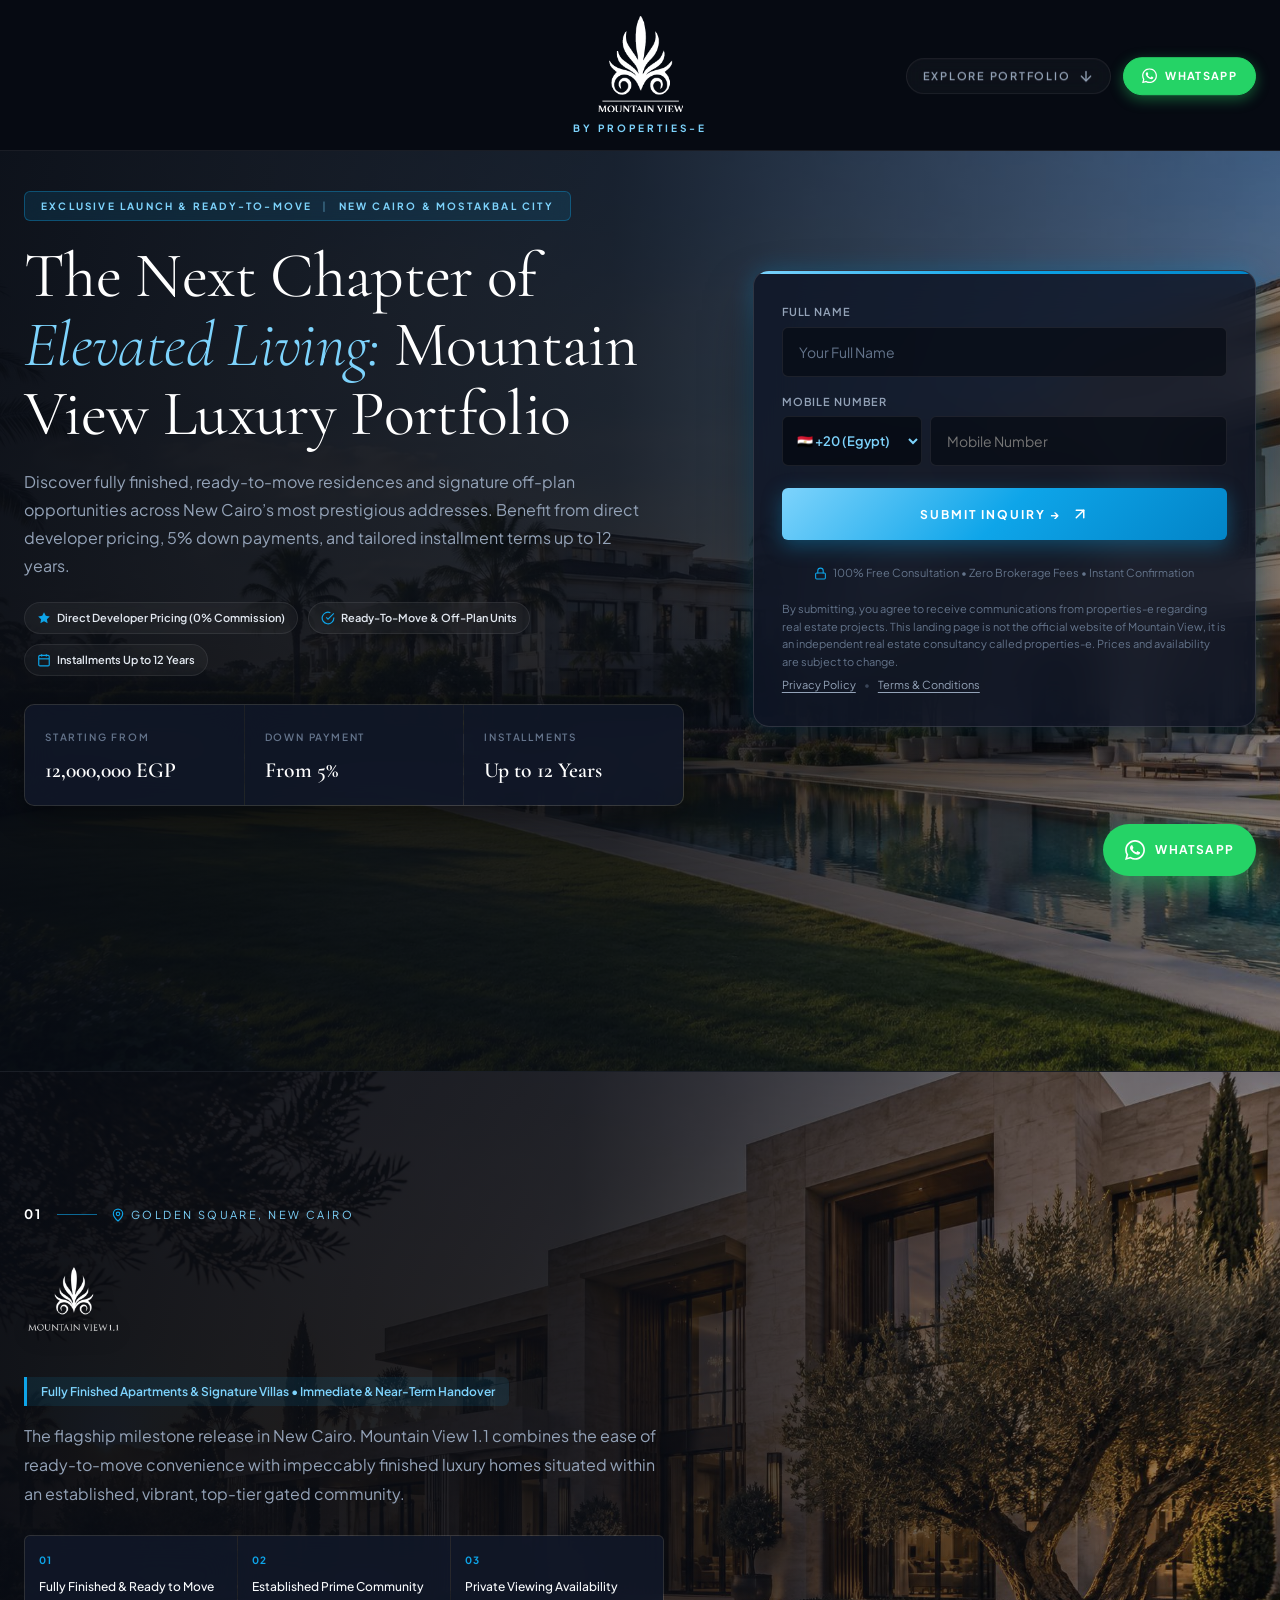
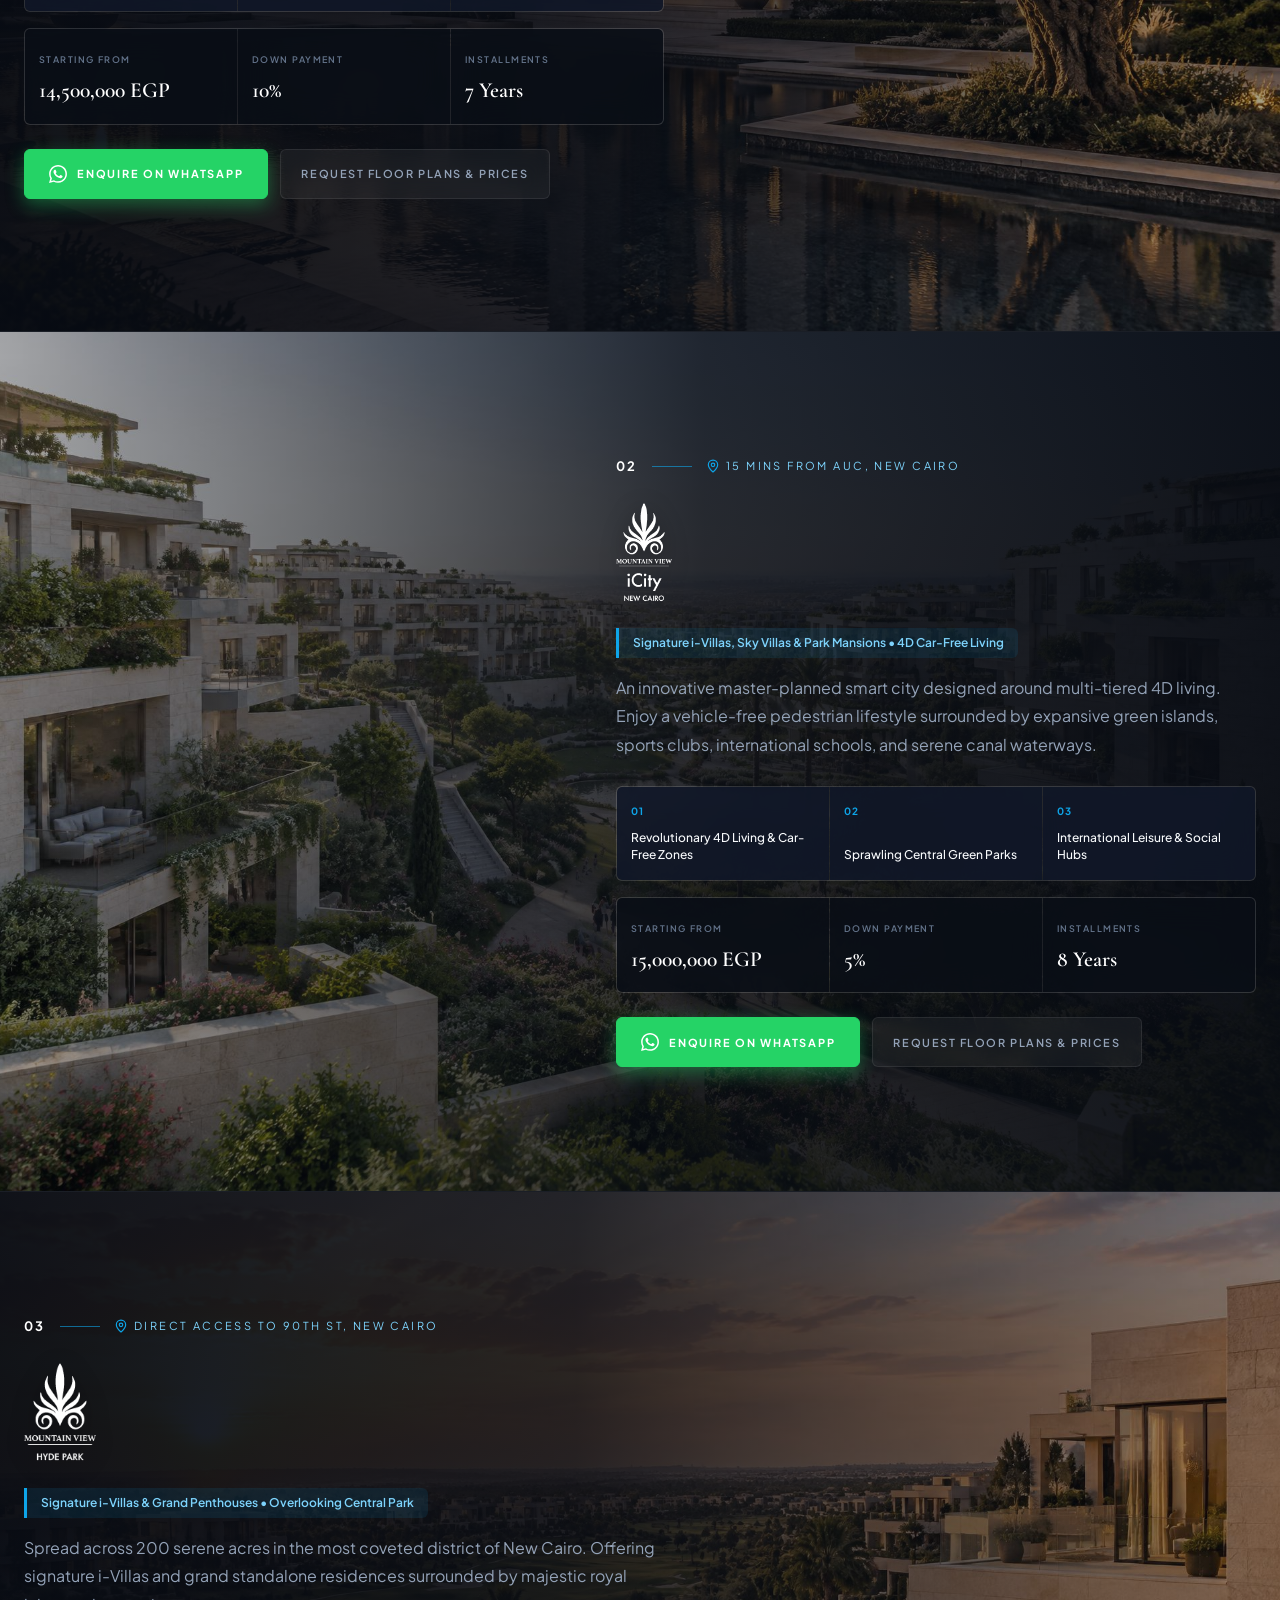
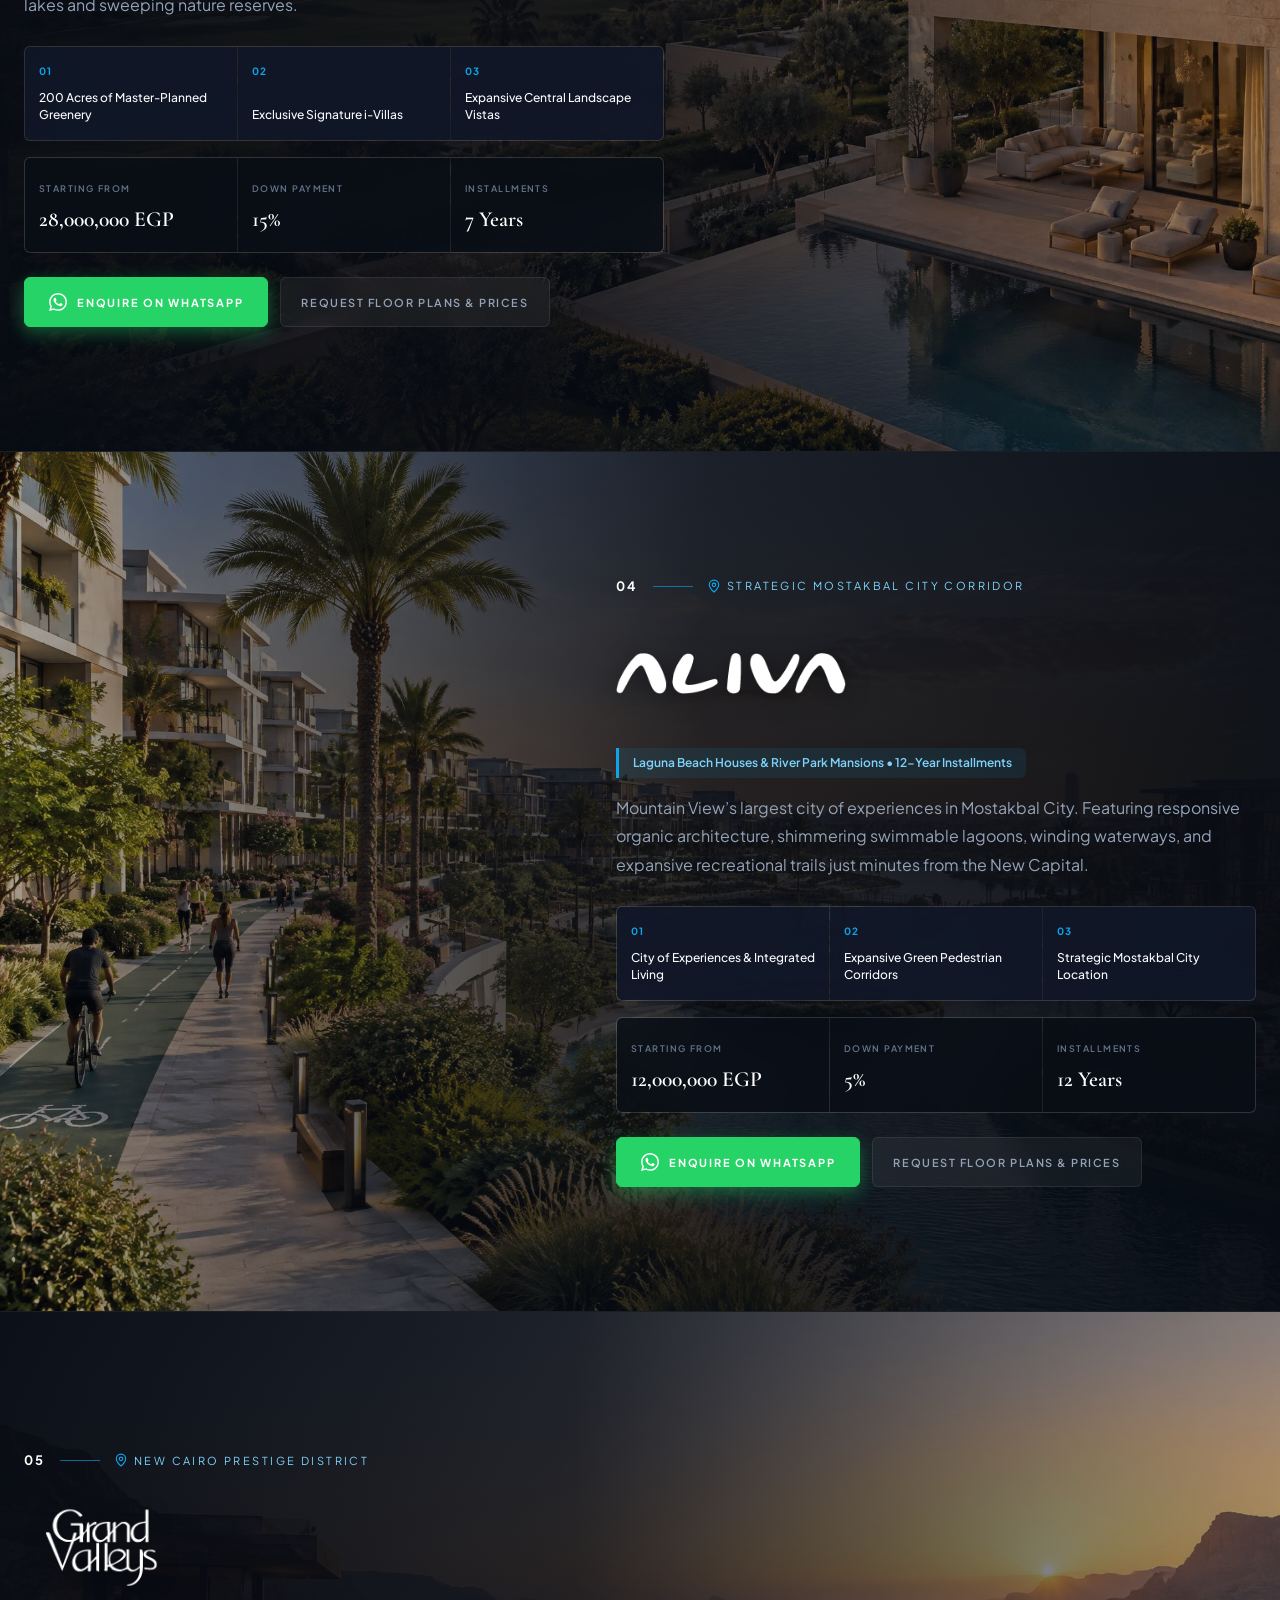
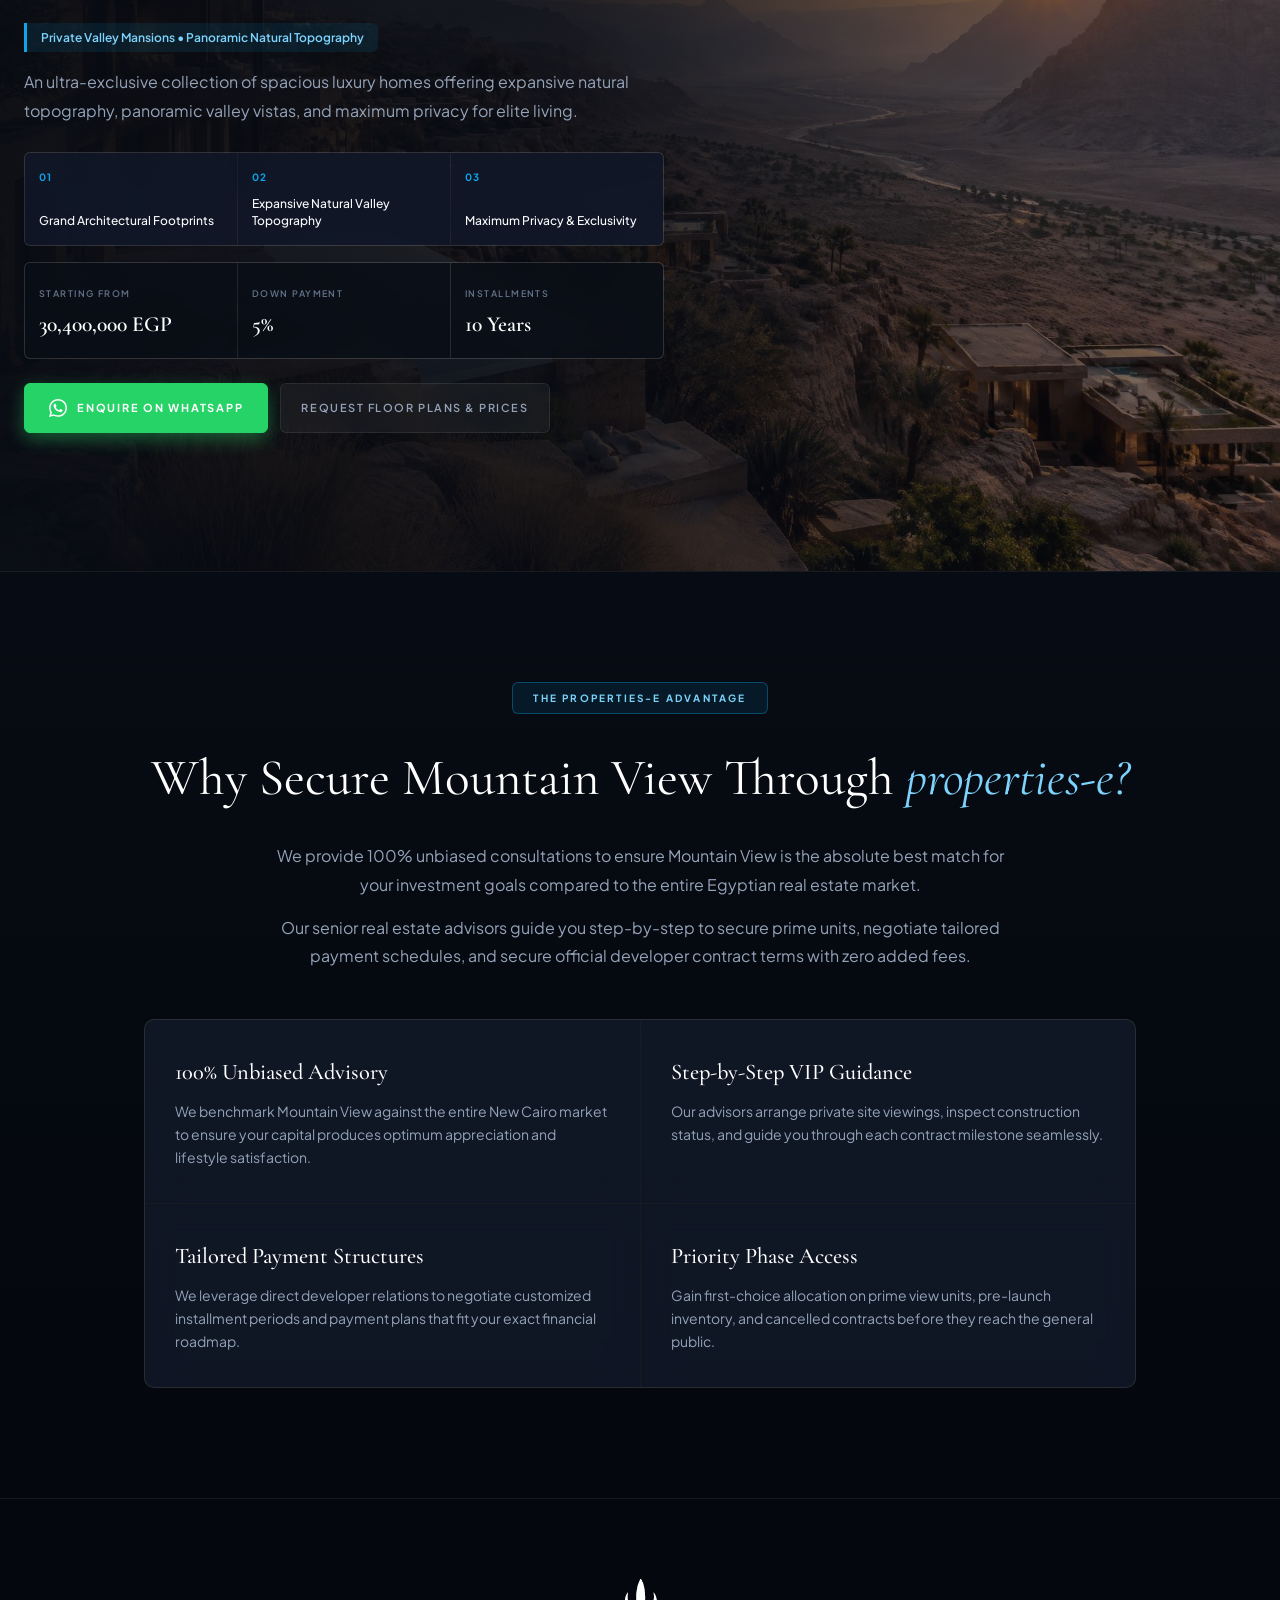
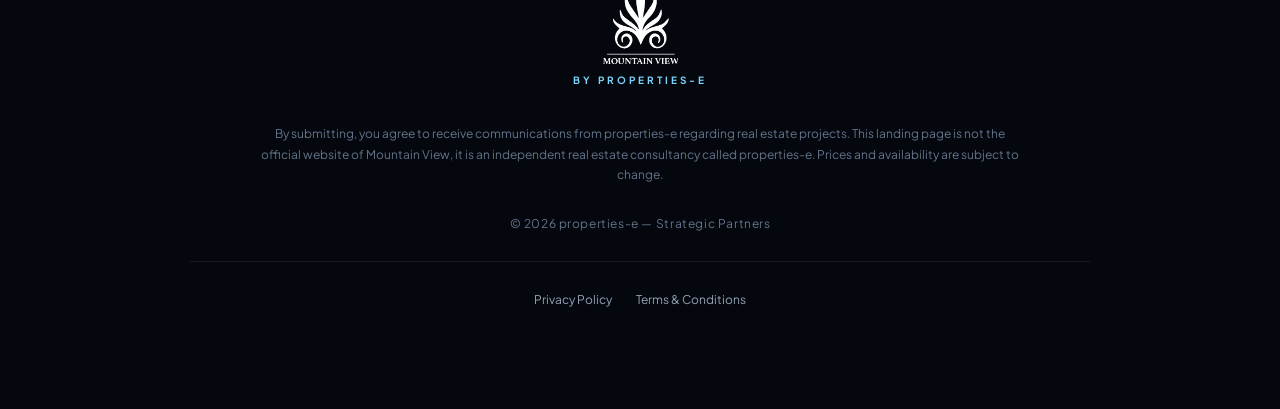
<file: index.html>
<!DOCTYPE html>
<html lang="en">
<head>
  <!-- Google tag (gtag.js) -->
  <script async src="https://www.googletagmanager.com/gtag/js?id=G-C8G81VEPNH"></script>
  <script>
    window.dataLayer = window.dataLayer || [];
    function gtag(){dataLayer.push(arguments);}
    gtag('js', new Date());

    gtag('config', 'G-C8G81VEPNH');
    gtag('config', 'AW-18462270869');
  </script>

  <!-- Event snippet for Mountain View conversion page -->
  <script>
  function gtag_report_conversion(url) {
    var callback = function () {
      if (typeof(url) != 'undefined' && url) {
        window.location = url;
      }
    };
    if (typeof gtag === 'function') {
      gtag('event', 'conversion', {
          'send_to': 'AW-18462270869/Ka2mCPrmtoIdEJXLv-NE',
          'value': 1.0,
          'currency': 'EGP',
          'event_callback': callback
      });
    } else {
      callback();
    }
    return false;
  }
  </script>

  <meta charset="utf-8" />
  <meta name="viewport" content="width=device-width, initial-scale=1.0" />
  <title>Mountain View Luxury Developments | properties-e</title>
  <meta name="description" content="Explore Mountain View 1.1, iCity, Hyde Park, ALIVA, and Grand Valleys luxury residences across New Cairo and Mostakbal City with properties-e. Direct developer allocations, flexible payment plans, and zero commission." />
  
  <!-- Open Graph / Meta -->
  <meta property="og:title" content="Mountain View Luxury Portfolio | properties-e" />
  <meta property="og:description" content="Unlock private access to Mountain View 1.1, iCity, Hyde Park, ALIVA & Grand Valleys. Direct developer pricing from 12M EGP with 5% down payment." />
  <meta property="og:type" content="website" />
  
  <!-- Favicon -->
  <link rel="icon" type="image/png" href="images/favicon.png" />
  
  <!-- Google Fonts: Cormorant Garamond, Plus Jakarta Sans -->
  <link rel="preconnect" href="https://fonts.googleapis.com" />
  <link rel="preconnect" href="https://fonts.gstatic.com" crossorigin />
  <link href="https://fonts.googleapis.com/css2?family=Cormorant+Garamond:ital,wght@0,400;0,500;0,600;1,400;1,500&family=Plus+Jakarta+Sans:wght@300;400;500;600;700&display=swap" rel="stylesheet" />
  
  <!-- Stylesheet -->
  <link rel="stylesheet" href="css/style.css" />
</head>
<body>

  <!-- Site Header -->
  <header class="site-header">
    <div class="header-container">
      <div class="brand-wrapper" aria-label="Mountain View by properties-e">
        <div class="master-logo">
          <img src="images/mountain-view-logo.png" alt="Mountain View" width="475" height="392" />
        </div>
        <div class="brand-subtext">By properties-e</div>
      </div>
      
      <div class="header-actions">
        <a href="#collection" class="explore-nav-btn">
          <span>Explore portfolio</span>
          <svg xmlns="http://www.w3.org/2000/svg" width="16" height="16" viewBox="0 0 24 24" fill="none" stroke="currentColor" stroke-width="2" stroke-linecap="round" stroke-linejoin="round">
            <path d="M12 5v14"></path>
            <path d="m19 12-7 7-7-7"></path>
          </svg>
        </a>
        <a href="https://wa.me/201033373331?text=Hello%20properties-e%2C%20I%20would%20like%20to%20inquire%20about%20Mountain%20View%20projects" target="_blank" rel="noreferrer" class="header-wa-btn">
          <svg style="width: 15px; height: 15px; fill: currentColor;" xmlns="http://www.w3.org/2000/svg" viewBox="0 0 24 24">
            <path d="M.057 24l1.687-6.163c-1.041-1.804-1.588-3.849-1.587-5.946.003-6.556 5.338-11.891 11.893-11.891 3.181.001 6.167 1.24 8.413 3.488 2.245 2.248 3.481 5.236 3.48 8.414-.003 6.557-5.338 11.892-11.893 11.892-1.99-.001-3.951-.5-5.688-1.448l-6.305 1.654zm6.597-3.807c1.676.995 3.276 1.591 5.392 1.592 5.448 0 9.886-4.434 9.889-9.885.002-5.462-4.415-9.89-9.881-9.892-5.452 0-9.887 4.434-9.889 9.884-.001 2.225.651 3.891 1.746 5.634l-.999 3.648 3.742-.981zm11.387-5.464c-.074-.124-.272-.198-.57-.347-.297-.149-1.758-.868-2.031-.967-.272-.099-.47-.149-.669.149-.198.297-.768.967-.941 1.165-.173.198-.347.223-.644.074-.297-.149-1.255-.462-2.39-1.475-.883-.788-1.48-1.761-1.653-2.059-.173-.297-.018-.458.13-.606.134-.133.297-.347.446-.521.151-.172.2-.296.3-.495.099-.198.05-.372-.025-.521-.075-.148-.669-1.611-.916-2.206-.242-.579-.487-.501-.669-.51l-.57-.01c-.198 0-.52.074-.792.372s-1.04 1.016-1.04 2.479 1.065 2.876 1.213 3.074c.149.198 2.095 3.2 5.076 4.487.709.306 1.263.489 1.694.626.712.226 1.36.194 1.872.118.571-.085 1.758-.719 2.006-1.413.248-.695.248-1.29.173-1.414z"/>
          </svg>
          <span>WhatsApp</span>
        </a>
      </div>
    </div>
  </header>

  <!-- Hero Section -->
  <main>
    <section class="hero-section">
      <div class="hero-backdrop">
        <img src="images/luxury-hero.jpg" alt="Luxury Mountain View villa and landscaped pool" width="1920" height="1088" />
      </div>
      <div class="hero-overlay"></div>
      
      <div class="hero-content">
        <div class="hero-grid">
          
          <!-- Hero Left Column -->
          <div class="hero-text-block fade-up">
            <div class="badge-exclusive">
              <span>Exclusive Launch &amp; Ready-To-Move</span>
              <span class="badge-divider">|</span>
              <span>New Cairo &amp; Mostakbal City</span>
            </div>
            
            <h1 class="hero-title">
              The Next Chapter of <i>Elevated Living:</i> Mountain View Luxury Portfolio
            </h1>
            
            <p class="hero-desc">
              Discover fully finished, ready-to-move residences and signature off-plan opportunities across New Cairo’s most prestigious addresses. Benefit from direct developer pricing, 5% down payments, and tailored installment terms up to 12 years.
            </p>

            <!-- Trust Chips -->
            <div class="trust-chips-row">
              <div class="trust-chip">
                <svg xmlns="http://www.w3.org/2000/svg" viewBox="0 0 24 24" fill="currentColor">
                  <path d="M12 2l3.09 6.26L22 9.27l-5 4.87 1.18 6.88L12 17.77l-6.18 3.25L7 14.14 2 9.27l6.91-1.01L12 2z"/>
                </svg>
                <span>Direct Developer Pricing (0% Commission)</span>
              </div>
              <div class="trust-chip">
                <svg xmlns="http://www.w3.org/2000/svg" viewBox="0 0 24 24" fill="none" stroke="currentColor" stroke-width="2">
                  <path d="M22 11.08V12a10 10 0 1 1-5.93-9.14"></path>
                  <polyline points="22 4 12 14.01 9 11.01"></polyline>
                </svg>
                <span>Ready-To-Move &amp; Off-Plan Units</span>
              </div>
              <div class="trust-chip">
                <svg xmlns="http://www.w3.org/2000/svg" viewBox="0 0 24 24" fill="none" stroke="currentColor" stroke-width="2">
                  <rect x="3" y="4" width="18" height="18" rx="2" ry="2"></rect>
                  <line x1="16" y1="2" x2="16" y2="6"></line>
                  <line x1="8" y1="2" x2="8" y2="6"></line>
                  <line x1="3" y1="10" x2="21" y2="10"></line>
                </svg>
                <span>Installments Up to 12 Years</span>
              </div>
            </div>
            
            <!-- Quick Stats -->
            <div class="hero-stats">
              <div class="stat-item">
                <span class="stat-label">Starting from</span>
                <p class="stat-value">12,000,000 EGP</p>
              </div>
              <div class="stat-item">
                <span class="stat-label">Down payment</span>
                <p class="stat-value">From 5%</p>
              </div>
              <div class="stat-item">
                <span class="stat-label">Installments</span>
                <p class="stat-value">Up to 12 Years</p>
              </div>
            </div>
          </div>
          
          <!-- Streamlined Lead Generation Form (Name & Mobile Only, Country Code Selectable) -->
          <div class="hero-form-wrapper fade-up">
            <div class="lead-card">

              <!-- In-form Success State (Shown upon submission) -->
              <div id="form-success-box" class="form-success-container">
                <div class="form-success-icon">
                  <svg xmlns="http://www.w3.org/2000/svg" width="24" height="24" viewBox="0 0 24 24" fill="none" stroke="currentColor" stroke-width="2.5" stroke-linecap="round" stroke-linejoin="round">
                    <polyline points="20 6 9 17 4 12"></polyline>
                  </svg>
                </div>
                <h3 class="form-success-title">Thank You, <span class="client-name">Valued Client</span>!</h3>
                <p class="form-success-text">Your inquiry has been received. Our senior property advisor will reach out to you shortly with full brochures and pricing.</p>
                <a href="https://wa.me/201033373331?text=Hello%20properties-e%2C%20I%20just%20submitted%20my%20inquiry%20and%20would%20like%20to%20connect%20immediately" target="_blank" rel="noreferrer" class="form-success-wa">
                  <span>Chat on WhatsApp Now &rarr;</span>
                </a>
              </div>
              
              <!-- Lead Form Connected to Zapier -->
              <form id="lead-form" class="lead-form" novalidate>
                <div class="form-group">
                  <label class="form-label" for="fullName">Full Name</label>
                  <div class="input-wrapper">
                    <input 
                      type="text" 
                      id="fullName" 
                      name="fullName" 
                      class="form-input" 
                      placeholder="Your Full Name" 
                      required 
                      minlength="2" 
                      autocomplete="name" 
                    />
                  </div>
                </div>
                
                <div class="form-group">
                  <label class="form-label" for="phoneNumber">Mobile Number</label>
                  <div class="phone-input-row">
                    <select id="countryCode" name="countryCode" class="country-select" aria-label="Country Code">
                      <option value="+20" selected>🇪🇬 +20 (Egypt)</option>
                      <option value="+966">🇸🇦 +966 (KSA)</option>
                      <option value="+971">🇦🇪 +971 (UAE)</option>
                      <option value="+965">🇰🇼 +965 (Kuwait)</option>
                      <option value="+974">🇶🇦 +974 (Qatar)</option>
                      <option value="+973">🇧🇭 +973 (Bahrain)</option>
                      <option value="+968">🇴🇲 +968 (Oman)</option>
                      <option value="+962">🇯🇴 +962 (Jordan)</option>
                      <option value="+961">🇱🇧 +961 (Lebanon)</option>
                      <option value="+964">🇮🇶 +964 (Iraq)</option>
                      <option value="+218">🇱🇾 +218 (Libya)</option>
                      <option value="+249">🇸🇩 +249 (Sudan)</option>
                      <option value="+212">🇲🇦 +212 (Morocco)</option>
                      <option value="+216">🇹🇳 +216 (Tunisia)</option>
                      <option value="+213">🇩🇿 +213 (Algeria)</option>
                      <option value="+1">🇺🇸 +1 (US/CA)</option>
                      <option value="+44">🇬🇧 +44 (UK)</option>
                      <option value="+49">🇩🇪 +49 (Germany)</option>
                      <option value="+33">🇫🇷 +33 (France)</option>
                      <option value="+39">🇮🇹 +39 (Italy)</option>
                      <option value="+90">🇹🇷 +90 (Turkey)</option>
                    </select>
                    <input 
                      type="tel" 
                      id="phoneNumber" 
                      name="phoneNumber" 
                      class="phone-number-input" 
                      placeholder="Mobile Number" 
                      required 
                      minlength="7" 
                      inputmode="tel" 
                      autocomplete="tel" 
                    />
                  </div>
                </div>
                
                <button type="submit" class="btn-submit">
                  <span class="btn-text">Submit Inquiry &rarr;</span>
                  <svg class="btn-icon" xmlns="http://www.w3.org/2000/svg" viewBox="0 0 24 24" fill="none" stroke="currentColor" stroke-width="2" stroke-linecap="round" stroke-linejoin="round">
                    <path d="M7 7h10v10"></path>
                    <path d="M7 17 17 7"></path>
                  </svg>
                  <div class="spinner"></div>
                </button>

                <div class="submit-guarantee">
                  <svg xmlns="http://www.w3.org/2000/svg" viewBox="0 0 24 24" fill="none" stroke="currentColor" stroke-width="2" stroke-linecap="round" stroke-linejoin="round">
                    <rect x="3" y="11" width="18" height="11" rx="2" ry="2"></rect>
                    <path d="M7 11V7a5 5 0 0 1 10 0v4"></path>
                  </svg>
                  <span>100% Free Consultation &bull; Zero Brokerage Fees &bull; Instant Confirmation</span>
                </div>
              </form>
              
              <!-- Mandatory Form Disclaimer -->
              <div class="form-disclaimer">
                By submitting, you agree to receive communications from properties-e regarding real estate projects. This landing page is not the official website of Mountain View, it is an independent real estate consultancy called properties-e. Prices and availability are subject to change.
                <div style="margin-top: 6px;">
                  <a href="privacy-policy.html">Privacy Policy</a>
                  <span style="margin: 0 6px; opacity: 0.5;">&bull;</span>
                  <a href="terms-conditions.html">Terms &amp; Conditions</a>
                </div>
              </div>
            </div>
          </div>
          
        </div>
      </div>
    </section>

    <!-- Collection Showcase -->
    <div id="collection">
      
      <!-- Project 01: Mountain View 1.1 -->
      <section class="collection-section">
        <div class="collection-backdrop">
          <img src="images/mountain-view-11.jpg" alt="Mountain View 1.1 luxury residences" loading="lazy" width="1920" height="1280" />
        </div>
        <div class="gradient-overlay-left"></div>
        
        <div class="collection-container">
          <div class="project-panel fade-up">
            <div class="project-meta-tag">
              <span class="project-number">01</span>
              <span class="project-line"></span>
              <span class="project-location">
                <svg class="location-icon" xmlns="http://www.w3.org/2000/svg" viewBox="0 0 24 24" fill="none" stroke="currentColor" stroke-width="2" stroke-linecap="round" stroke-linejoin="round">
                  <path d="M20 10c0 4.993-5.539 10.193-7.399 11.799a1 1 0 0 1-1.202 0C9.539 20.193 4 14.993 4 10a8 8 0 0 1 16 0"></path>
                  <circle cx="12" cy="10" r="3"></circle>
                </svg>
                Golden Square, New Cairo
              </span>
            </div>
            
            <div class="project-brand-logo">
              <img src="images/mountain-view-11-logo.png" alt="Mountain View 1.1 Logo" />
            </div>

            <div class="project-highlights-tag">
              Fully Finished Apartments &amp; Signature Villas &bull; Immediate &amp; Near-Term Handover
            </div>
            
            <p class="project-desc">
              The flagship milestone release in New Cairo. Mountain View 1.1 combines the ease of ready-to-move convenience with impeccably finished luxury homes situated within an established, vibrant, top-tier gated community.
            </p>
            
            <div class="features-grid">
              <div class="feature-pill">
                <span class="feature-num">01</span>
                <span class="feature-title">Fully Finished &amp; Ready to Move</span>
              </div>
              <div class="feature-pill">
                <span class="feature-num">02</span>
                <span class="feature-title">Established Prime Community</span>
              </div>
              <div class="feature-pill">
                <span class="feature-num">03</span>
                <span class="feature-title">Private Viewing Availability</span>
              </div>
            </div>
            
            <div class="pricing-grid">
              <div class="pricing-pill">
                <span class="pricing-label">Starting from</span>
                <p class="pricing-value">14,500,000 EGP</p>
              </div>
              <div class="pricing-pill">
                <span class="pricing-label">Down payment</span>
                <p class="pricing-value">10%</p>
              </div>
              <div class="pricing-pill">
                <span class="pricing-label">Installments</span>
                <p class="pricing-value">7 Years</p>
              </div>
            </div>
            
            <div class="project-cta-group">
              <a href="https://wa.me/201033373331?text=I%20am%20inquiring%20about%20Mountain%20View%201.1" target="_blank" rel="noreferrer" class="btn-whatsapp-project">
                <svg class="whatsapp-icon" xmlns="http://www.w3.org/2000/svg" viewBox="0 0 24 24">
                  <path d="M.057 24l1.687-6.163c-1.041-1.804-1.588-3.849-1.587-5.946.003-6.556 5.338-11.891 11.893-11.891 3.181.001 6.167 1.24 8.413 3.488 2.245 2.248 3.481 5.236 3.48 8.414-.003 6.557-5.338 11.892-11.893 11.892-1.99-.001-3.951-.5-5.688-1.448l-6.305 1.654zm6.597-3.807c1.676.995 3.276 1.591 5.392 1.592 5.448 0 9.886-4.434 9.889-9.885.002-5.462-4.415-9.89-9.881-9.892-5.452 0-9.887 4.434-9.889 9.884-.001 2.225.651 3.891 1.746 5.634l-.999 3.648 3.742-.981zm11.387-5.464c-.074-.124-.272-.198-.57-.347-.297-.149-1.758-.868-2.031-.967-.272-.099-.47-.149-.669.149-.198.297-.768.967-.941 1.165-.173.198-.347.223-.644.074-.297-.149-1.255-.462-2.39-1.475-.883-.788-1.48-1.761-1.653-2.059-.173-.297-.018-.458.13-.606.134-.133.297-.347.446-.521.151-.172.2-.296.3-.495.099-.198.05-.372-.025-.521-.075-.148-.669-1.611-.916-2.206-.242-.579-.487-.501-.669-.51l-.57-.01c-.198 0-.52.074-.792.372s-1.04 1.016-1.04 2.479 1.065 2.876 1.213 3.074c.149.198 2.095 3.2 5.076 4.487.709.306 1.263.489 1.694.626.712.226 1.36.194 1.872.118.571-.085 1.758-.719 2.006-1.413.248-.695.248-1.29.173-1.414z"/>
                </svg>
                <span>Enquire on WhatsApp</span>
              </a>
              <button type="button" class="btn-request-project trigger-project-form">
                <span>Request Floor Plans &amp; Prices</span>
              </button>
            </div>
          </div>
        </div>
      </section>

      <!-- Project 02: Mountain View iCity -->
      <section class="collection-section">
        <div class="collection-backdrop">
          <img src="images/icity.jpg" alt="Mountain View iCity luxury residences" loading="lazy" width="1920" height="1280" />
        </div>
        <div class="gradient-overlay-right"></div>
        
        <div class="collection-container align-right">
          <div class="project-panel fade-up">
            <div class="project-meta-tag">
              <span class="project-number">02</span>
              <span class="project-line"></span>
              <span class="project-location">
                <svg class="location-icon" xmlns="http://www.w3.org/2000/svg" viewBox="0 0 24 24" fill="none" stroke="currentColor" stroke-width="2" stroke-linecap="round" stroke-linejoin="round">
                  <path d="M20 10c0 4.993-5.539 10.193-7.399 11.799a1 1 0 0 1-1.202 0C9.539 20.193 4 14.993 4 10a8 8 0 0 1 16 0"></path>
                  <circle cx="12" cy="10" r="3"></circle>
                </svg>
                15 Mins from AUC, New Cairo
              </span>
            </div>
            
            <div class="project-brand-logo">
              <img src="images/icity-logo.png" alt="Mountain View iCity Logo" />
            </div>

            <div class="project-highlights-tag">
              Signature i-Villas, Sky Villas &amp; Park Mansions &bull; 4D Car-Free Living
            </div>
            
            <p class="project-desc">
              An innovative master-planned smart city designed around multi-tiered 4D living. Enjoy a vehicle-free pedestrian lifestyle surrounded by expansive green islands, sports clubs, international schools, and serene canal waterways.
            </p>
            
            <div class="features-grid">
              <div class="feature-pill">
                <span class="feature-num">01</span>
                <span class="feature-title">Revolutionary 4D Living &amp; Car-Free Zones</span>
              </div>
              <div class="feature-pill">
                <span class="feature-num">02</span>
                <span class="feature-title">Sprawling Central Green Parks</span>
              </div>
              <div class="feature-pill">
                <span class="feature-num">03</span>
                <span class="feature-title">International Leisure &amp; Social Hubs</span>
              </div>
            </div>
            
            <div class="pricing-grid">
              <div class="pricing-pill">
                <span class="pricing-label">Starting from</span>
                <p class="pricing-value">15,000,000 EGP</p>
              </div>
              <div class="pricing-pill">
                <span class="pricing-label">Down payment</span>
                <p class="pricing-value">5%</p>
              </div>
              <div class="pricing-pill">
                <span class="pricing-label">Installments</span>
                <p class="pricing-value">8 Years</p>
              </div>
            </div>
            
            <div class="project-cta-group">
              <a href="https://wa.me/201033373331?text=I%20am%20inquiring%20about%20Mountain%20View%20iCity" target="_blank" rel="noreferrer" class="btn-whatsapp-project">
                <svg class="whatsapp-icon" xmlns="http://www.w3.org/2000/svg" viewBox="0 0 24 24">
                  <path d="M.057 24l1.687-6.163c-1.041-1.804-1.588-3.849-1.587-5.946.003-6.556 5.338-11.891 11.893-11.891 3.181.001 6.167 1.24 8.413 3.488 2.245 2.248 3.481 5.236 3.48 8.414-.003 6.557-5.338 11.892-11.893 11.892-1.99-.001-3.951-.5-5.688-1.448l-6.305 1.654zm6.597-3.807c1.676.995 3.276 1.591 5.392 1.592 5.448 0 9.886-4.434 9.889-9.885.002-5.462-4.415-9.89-9.881-9.892-5.452 0-9.887 4.434-9.889 9.884-.001 2.225.651 3.891 1.746 5.634l-.999 3.648 3.742-.981zm11.387-5.464c-.074-.124-.272-.198-.57-.347-.297-.149-1.758-.868-2.031-.967-.272-.099-.47-.149-.669.149-.198.297-.768.967-.941 1.165-.173.198-.347.223-.644.074-.297-.149-1.255-.462-2.39-1.475-.883-.788-1.48-1.761-1.653-2.059-.173-.297-.018-.458.13-.606.134-.133.297-.347.446-.521.151-.172.2-.296.3-.495.099-.198.05-.372-.025-.521-.075-.148-.669-1.611-.916-2.206-.242-.579-.487-.501-.669-.51l-.57-.01c-.198 0-.52.074-.792.372s-1.04 1.016-1.04 2.479 1.065 2.876 1.213 3.074c.149.198 2.095 3.2 5.076 4.487.709.306 1.263.489 1.694.626.712.226 1.36.194 1.872.118.571-.085 1.758-.719 2.006-1.413.248-.695.248-1.29.173-1.414z"/>
                </svg>
                <span>Enquire on WhatsApp</span>
              </a>
              <button type="button" class="btn-request-project trigger-project-form">
                <span>Request Floor Plans &amp; Prices</span>
              </button>
            </div>
          </div>
        </div>
      </section>

      <!-- Project 03: Mountain View Hyde Park -->
      <section class="collection-section">
        <div class="collection-backdrop">
          <img src="images/hyde-park.jpg" alt="Mountain View Hyde Park residences" loading="lazy" width="1920" height="1280" />
        </div>
        <div class="gradient-overlay-left"></div>
        
        <div class="collection-container">
          <div class="project-panel fade-up">
            <div class="project-meta-tag">
              <span class="project-number">03</span>
              <span class="project-line"></span>
              <span class="project-location">
                <svg class="location-icon" xmlns="http://www.w3.org/2000/svg" viewBox="0 0 24 24" fill="none" stroke="currentColor" stroke-width="2" stroke-linecap="round" stroke-linejoin="round">
                  <path d="M20 10c0 4.993-5.539 10.193-7.399 11.799a1 1 0 0 1-1.202 0C9.539 20.193 4 14.993 4 10a8 8 0 0 1 16 0"></path>
                  <circle cx="12" cy="10" r="3"></circle>
                </svg>
                Direct Access to 90th St, New Cairo
              </span>
            </div>
            
            <div class="project-brand-logo">
              <img src="images/hyde-park-logo.png" alt="Mountain View Hyde Park Logo" />
            </div>

            <div class="project-highlights-tag">
              Signature i-Villas &amp; Grand Penthouses &bull; Overlooking Central Park
            </div>
            
            <p class="project-desc">
              Spread across 200 serene acres in the most coveted district of New Cairo. Offering signature i-Villas and grand standalone residences surrounded by majestic royal lakes and sweeping nature reserves.
            </p>
            
            <div class="features-grid">
              <div class="feature-pill">
                <span class="feature-num">01</span>
                <span class="feature-title">200 Acres of Master-Planned Greenery</span>
              </div>
              <div class="feature-pill">
                <span class="feature-num">02</span>
                <span class="feature-title">Exclusive Signature i-Villas</span>
              </div>
              <div class="feature-pill">
                <span class="feature-num">03</span>
                <span class="feature-title">Expansive Central Landscape Vistas</span>
              </div>
            </div>
            
            <div class="pricing-grid">
              <div class="pricing-pill">
                <span class="pricing-label">Starting from</span>
                <p class="pricing-value">28,000,000 EGP</p>
              </div>
              <div class="pricing-pill">
                <span class="pricing-label">Down payment</span>
                <p class="pricing-value">15%</p>
              </div>
              <div class="pricing-pill">
                <span class="pricing-label">Installments</span>
                <p class="pricing-value">7 Years</p>
              </div>
            </div>
            
            <div class="project-cta-group">
              <a href="https://wa.me/201033373331?text=I%20am%20inquiring%20about%20Mountain%20View%20Hyde%20Park" target="_blank" rel="noreferrer" class="btn-whatsapp-project">
                <svg class="whatsapp-icon" xmlns="http://www.w3.org/2000/svg" viewBox="0 0 24 24">
                  <path d="M.057 24l1.687-6.163c-1.041-1.804-1.588-3.849-1.587-5.946.003-6.556 5.338-11.891 11.893-11.891 3.181.001 6.167 1.24 8.413 3.488 2.245 2.248 3.481 5.236 3.48 8.414-.003 6.557-5.338 11.892-11.893 11.892-1.99-.001-3.951-.5-5.688-1.448l-6.305 1.654zm6.597-3.807c1.676.995 3.276 1.591 5.392 1.592 5.448 0 9.886-4.434 9.889-9.885.002-5.462-4.415-9.89-9.881-9.892-5.452 0-9.887 4.434-9.889 9.884-.001 2.225.651 3.891 1.746 5.634l-.999 3.648 3.742-.981zm11.387-5.464c-.074-.124-.272-.198-.57-.347-.297-.149-1.758-.868-2.031-.967-.272-.099-.47-.149-.669.149-.198.297-.768.967-.941 1.165-.173.198-.347.223-.644.074-.297-.149-1.255-.462-2.39-1.475-.883-.788-1.48-1.761-1.653-2.059-.173-.297-.018-.458.13-.606.134-.133.297-.347.446-.521.151-.172.2-.296.3-.495.099-.198.05-.372-.025-.521-.075-.148-.669-1.611-.916-2.206-.242-.579-.487-.501-.669-.51l-.57-.01c-.198 0-.52.074-.792.372s-1.04 1.016-1.04 2.479 1.065 2.876 1.213 3.074c.149.198 2.095 3.2 5.076 4.487.709.306 1.263.489 1.694.626.712.226 1.36.194 1.872.118.571-.085 1.758-.719 2.006-1.413.248-.695.248-1.29.173-1.414z"/>
                </svg>
                <span>Enquire on WhatsApp</span>
              </a>
              <button type="button" class="btn-request-project trigger-project-form">
                <span>Request Floor Plans &amp; Prices</span>
              </button>
            </div>
          </div>
        </div>
      </section>

      <!-- Project 04: ALIVA -->
      <section class="collection-section">
        <div class="collection-backdrop">
          <img src="images/aliva.jpg" alt="ALIVA Mostakbal City luxury residences" loading="lazy" width="1920" height="1280" />
        </div>
        <div class="gradient-overlay-right"></div>
        
        <div class="collection-container align-right">
          <div class="project-panel fade-up">
            <div class="project-meta-tag">
              <span class="project-number">04</span>
              <span class="project-line"></span>
              <span class="project-location">
                <svg class="location-icon" xmlns="http://www.w3.org/2000/svg" viewBox="0 0 24 24" fill="none" stroke="currentColor" stroke-width="2" stroke-linecap="round" stroke-linejoin="round">
                  <path d="M20 10c0 4.993-5.539 10.193-7.399 11.799a1 1 0 0 1-1.202 0C9.539 20.193 4 14.993 4 10a8 8 0 0 1 16 0"></path>
                  <circle cx="12" cy="10" r="3"></circle>
                </svg>
                Strategic Mostakbal City Corridor
              </span>
            </div>
            
            <div class="project-brand-logo">
              <img src="images/aliva-logo.png" alt="ALIVA Logo" />
            </div>

            <div class="project-highlights-tag">
              Laguna Beach Houses &amp; River Park Mansions &bull; 12-Year Installments
            </div>
            
            <p class="project-desc">
              Mountain View’s largest city of experiences in Mostakbal City. Featuring responsive organic architecture, shimmering swimmable lagoons, winding waterways, and expansive recreational trails just minutes from the New Capital.
            </p>
            
            <div class="features-grid">
              <div class="feature-pill">
                <span class="feature-num">01</span>
                <span class="feature-title">City of Experiences &amp; Integrated Living</span>
              </div>
              <div class="feature-pill">
                <span class="feature-num">02</span>
                <span class="feature-title">Expansive Green Pedestrian Corridors</span>
              </div>
              <div class="feature-pill">
                <span class="feature-num">03</span>
                <span class="feature-title">Strategic Mostakbal City Location</span>
              </div>
            </div>
            
            <div class="pricing-grid">
              <div class="pricing-pill">
                <span class="pricing-label">Starting from</span>
                <p class="pricing-value">12,000,000 EGP</p>
              </div>
              <div class="pricing-pill">
                <span class="pricing-label">Down payment</span>
                <p class="pricing-value">5%</p>
              </div>
              <div class="pricing-pill">
                <span class="pricing-label">Installments</span>
                <p class="pricing-value">12 Years</p>
              </div>
            </div>
            
            <div class="project-cta-group">
              <a href="https://wa.me/201033373331?text=I%20am%20inquiring%20about%20ALIVA" target="_blank" rel="noreferrer" class="btn-whatsapp-project">
                <svg class="whatsapp-icon" xmlns="http://www.w3.org/2000/svg" viewBox="0 0 24 24">
                  <path d="M.057 24l1.687-6.163c-1.041-1.804-1.588-3.849-1.587-5.946.003-6.556 5.338-11.891 11.893-11.891 3.181.001 6.167 1.24 8.413 3.488 2.245 2.248 3.481 5.236 3.48 8.414-.003 6.557-5.338 11.892-11.893 11.892-1.99-.001-3.951-.5-5.688-1.448l-6.305 1.654zm6.597-3.807c1.676.995 3.276 1.591 5.392 1.592 5.448 0 9.886-4.434 9.889-9.885.002-5.462-4.415-9.89-9.881-9.892-5.452 0-9.887 4.434-9.889 9.884-.001 2.225.651 3.891 1.746 5.634l-.999 3.648 3.742-.981zm11.387-5.464c-.074-.124-.272-.198-.57-.347-.297-.149-1.758-.868-2.031-.967-.272-.099-.47-.149-.669.149-.198.297-.768.967-.941 1.165-.173.198-.347.223-.644.074-.297-.149-1.255-.462-2.39-1.475-.883-.788-1.48-1.761-1.653-2.059-.173-.297-.018-.458.13-.606.134-.133.297-.347.446-.521.151-.172.2-.296.3-.495.099-.198.05-.372-.025-.521-.075-.148-.669-1.611-.916-2.206-.242-.579-.487-.501-.669-.51l-.57-.01c-.198 0-.52.074-.792.372s-1.04 1.016-1.04 2.479 1.065 2.876 1.213 3.074c.149.198 2.095 3.2 5.076 4.487.709.306 1.263.489 1.694.626.712.226 1.36.194 1.872.118.571-.085 1.758-.719 2.006-1.413.248-.695.248-1.29.173-1.414z"/>
                </svg>
                <span>Enquire on WhatsApp</span>
              </a>
              <button type="button" class="btn-request-project trigger-project-form">
                <span>Request Floor Plans &amp; Prices</span>
              </button>
            </div>
          </div>
        </div>
      </section>

      <!-- Project 05: Mountain View Grand Valleys -->
      <section class="collection-section">
        <div class="collection-backdrop">
          <img src="images/grand-valleys.jpg" alt="Mountain View Grand Valleys luxury residences" loading="lazy" width="1920" height="1280" />
        </div>
        <div class="gradient-overlay-left"></div>
        
        <div class="collection-container">
          <div class="project-panel fade-up">
            <div class="project-meta-tag">
              <span class="project-number">05</span>
              <span class="project-line"></span>
              <span class="project-location">
                <svg class="location-icon" xmlns="http://www.w3.org/2000/svg" viewBox="0 0 24 24" fill="none" stroke="currentColor" stroke-width="2" stroke-linecap="round" stroke-linejoin="round">
                  <path d="M20 10c0 4.993-5.539 10.193-7.399 11.799a1 1 0 0 1-1.202 0C9.539 20.193 4 14.993 4 10a8 8 0 0 1 16 0"></path>
                  <circle cx="12" cy="10" r="3"></circle>
                </svg>
                New Cairo Prestige District
              </span>
            </div>
            
            <div class="project-brand-logo">
              <img src="images/grand-valleys-logo.png" alt="Mountain View Grand Valleys Logo" />
            </div>

            <div class="project-highlights-tag">
              Private Valley Mansions &bull; Panoramic Natural Topography
            </div>
            
            <p class="project-desc">
              An ultra-exclusive collection of spacious luxury homes offering expansive natural topography, panoramic valley vistas, and maximum privacy for elite living.
            </p>
            
            <div class="features-grid">
              <div class="feature-pill">
                <span class="feature-num">01</span>
                <span class="feature-title">Grand Architectural Footprints</span>
              </div>
              <div class="feature-pill">
                <span class="feature-num">02</span>
                <span class="feature-title">Expansive Natural Valley Topography</span>
              </div>
              <div class="feature-pill">
                <span class="feature-num">03</span>
                <span class="feature-title">Maximum Privacy &amp; Exclusivity</span>
              </div>
            </div>
            
            <div class="pricing-grid">
              <div class="pricing-pill">
                <span class="pricing-label">Starting from</span>
                <p class="pricing-value">30,400,000 EGP</p>
              </div>
              <div class="pricing-pill">
                <span class="pricing-label">Down payment</span>
                <p class="pricing-value">5%</p>
              </div>
              <div class="pricing-pill">
                <span class="pricing-label">Installments</span>
                <p class="pricing-value">10 Years</p>
              </div>
            </div>
            
            <div class="project-cta-group">
              <a href="https://wa.me/201033373331?text=I%20am%20inquiring%20about%20Mountain%20View%20Grand%20Valleys" target="_blank" rel="noreferrer" class="btn-whatsapp-project">
                <svg class="whatsapp-icon" xmlns="http://www.w3.org/2000/svg" viewBox="0 0 24 24">
                  <path d="M.057 24l1.687-6.163c-1.041-1.804-1.588-3.849-1.587-5.946.003-6.556 5.338-11.891 11.893-11.891 3.181.001 6.167 1.24 8.413 3.488 2.245 2.248 3.481 5.236 3.48 8.414-.003 6.557-5.338 11.892-11.893 11.892-1.99-.001-3.951-.5-5.688-1.448l-6.305 1.654zm6.597-3.807c1.676.995 3.276 1.591 5.392 1.592 5.448 0 9.886-4.434 9.889-9.885.002-5.462-4.415-9.89-9.881-9.892-5.452 0-9.887 4.434-9.889 9.884-.001 2.225.651 3.891 1.746 5.634l-.999 3.648 3.742-.981zm11.387-5.464c-.074-.124-.272-.198-.57-.347-.297-.149-1.758-.868-2.031-.967-.272-.099-.47-.149-.669.149-.198.297-.768.967-.941 1.165-.173.198-.347.223-.644.074-.297-.149-1.255-.462-2.39-1.475-.883-.788-1.48-1.761-1.653-2.059-.173-.297-.018-.458.13-.606.134-.133.297-.347.446-.521.151-.172.2-.296.3-.495.099-.198.05-.372-.025-.521-.075-.148-.669-1.611-.916-2.206-.242-.579-.487-.501-.669-.51l-.57-.01c-.198 0-.52.074-.792.372s-1.04 1.016-1.04 2.479 1.065 2.876 1.213 3.074c.149.198 2.095 3.2 5.076 4.487.709.306 1.263.489 1.694.626.712.226 1.36.194 1.872.118.571-.085 1.758-.719 2.006-1.413.248-.695.248-1.29.173-1.414z"/>
                </svg>
                <span>Enquire on WhatsApp</span>
              </a>
              <button type="button" class="btn-request-project trigger-project-form">
                <span>Request Floor Plans &amp; Prices</span>
              </button>
            </div>
          </div>
        </div>
      </section>

    </div>

    <!-- The properties-e Advantage Section -->
    <section class="advantage-section">
      <div class="advantage-container">
        <div class="advantage-badge fade-up">The properties-e advantage</div>
        
        <h2 class="advantage-title fade-up">
          Why Secure Mountain View Through <i>properties-e?</i>
        </h2>
        
        <p class="advantage-subtitle fade-up">
          We provide 100% unbiased consultations to ensure Mountain View is the absolute best match for your investment goals compared to the entire Egyptian real estate market.
        </p>
        
        <p class="advantage-subtitle fade-up" style="margin-top: 14px;">
          Our senior real estate advisors guide you step-by-step to secure prime units, negotiate tailored payment schedules, and secure official developer contract terms with zero added fees.
        </p>
        
        <div class="advantage-grid fade-up">
          <div class="advantage-card">
            <h3 class="advantage-card-title">100% Unbiased Advisory</h3>
            <p class="advantage-card-desc">We benchmark Mountain View against the entire New Cairo market to ensure your capital produces optimum appreciation and lifestyle satisfaction.</p>
          </div>
          <div class="advantage-card">
            <h3 class="advantage-card-title">Step-by-Step VIP Guidance</h3>
            <p class="advantage-card-desc">Our advisors arrange private site viewings, inspect construction status, and guide you through each contract milestone seamlessly.</p>
          </div>
          <div class="advantage-card">
            <h3 class="advantage-card-title">Tailored Payment Structures</h3>
            <p class="advantage-card-desc">We leverage direct developer relations to negotiate customized installment periods and payment plans that fit your exact financial roadmap.</p>
          </div>
          <div class="advantage-card">
            <h3 class="advantage-card-title">Priority Phase Access</h3>
            <p class="advantage-card-desc">Gain first-choice allocation on prime view units, pre-launch inventory, and cancelled contracts before they reach the general public.</p>
          </div>
        </div>
      </div>
    </section>
  </main>

  <!-- Site Footer -->
  <footer class="site-footer">
    <div class="footer-container">
      <div class="brand-wrapper" aria-label="Mountain View by properties-e">
        <div class="master-logo master-logo-footer">
          <img src="images/mountain-view-logo.png" alt="Mountain View" width="475" height="392" />
        </div>
        <div class="brand-subtext">By properties-e</div>
      </div>
      
      <!-- Mandatory Bottom Disclaimer -->
      <p class="footer-disclaimer">
        By submitting, you agree to receive communications from properties-e regarding real estate projects. This landing page is not the official website of Mountain View, it is an independent real estate consultancy called properties-e. Prices and availability are subject to change.
      </p>
      
      <p class="footer-copyright">
        &copy; 2026 properties-e &mdash; Strategic Partners
      </p>
      
      <nav class="footer-nav" aria-label="Legal Navigation">
        <a href="privacy-policy.html">Privacy Policy</a>
        <a href="terms-conditions.html">Terms &amp; Conditions</a>
      </nav>
    </div>
  </footer>

  <!-- Floating WhatsApp Quick Button -->
  <a href="https://wa.me/201033373331?text=I%20am%20interested%20in%20Mountain%20View%20properties" target="_blank" rel="noreferrer" class="floating-whatsapp" aria-label="Contact properties-e on WhatsApp">
    <svg xmlns="http://www.w3.org/2000/svg" viewBox="0 0 24 24" fill="currentColor">
      <path d="M.057 24l1.687-6.163c-1.041-1.804-1.588-3.849-1.587-5.946.003-6.556 5.338-11.891 11.893-11.891 3.181.001 6.167 1.24 8.413 3.488 2.245 2.248 3.481 5.236 3.48 8.414-.003 6.557-5.338 11.892-11.893 11.892-1.99-.001-3.951-.5-5.688-1.448l-6.305 1.654zm6.597-3.807c1.676.995 3.276 1.591 5.392 1.592 5.448 0 9.886-4.434 9.889-9.885.002-5.462-4.415-9.89-9.881-9.892-5.452 0-9.887 4.434-9.889 9.884-.001 2.225.651 3.891 1.746 5.634l-.999 3.648 3.742-.981zm11.387-5.464c-.074-.124-.272-.198-.57-.347-.297-.149-1.758-.868-2.031-.967-.272-.099-.47-.149-.669.149-.198.297-.768.967-.941 1.165-.173.198-.347.223-.644.074-.297-.149-1.255-.462-2.39-1.475-.883-.788-1.48-1.761-1.653-2.059-.173-.297-.018-.458.13-.606.134-.133.297-.347.446-.521.151-.172.2-.296.3-.495.099-.198.05-.372-.025-.521-.075-.148-.669-1.611-.916-2.206-.242-.579-.487-.501-.669-.51l-.57-.01c-.198 0-.52.074-.792.372s-1.04 1.016-1.04 2.479 1.065 2.876 1.213 3.074c.149.198 2.095 3.2 5.076 4.487.709.306 1.263.489 1.694.626.712.226 1.36.194 1.872.118.571-.085 1.758-.719 2.006-1.413.248-.695.248-1.29.173-1.414z"/>
    </svg>
    <span>WhatsApp</span>
  </a>

  <!-- Success Confirmation Modal -->
  <div id="success-modal" class="modal-overlay" role="dialog" aria-modal="true" aria-labelledby="modal-title">
    <div class="modal-dialog">
      <div class="modal-icon-circle">
        <svg xmlns="http://www.w3.org/2000/svg" width="32" height="32" viewBox="0 0 24 24" fill="none" stroke="currentColor" stroke-width="2.5" stroke-linecap="round" stroke-linejoin="round">
          <polyline points="20 6 9 17 4 12"></polyline>
        </svg>
      </div>
      <h3 id="modal-title" class="modal-title">Inquiry Received</h3>
      <p class="modal-desc">
        Thank you, <strong class="user-name-display" style="color: #ffffff;">Valued Client</strong>. Your private viewing and price list request has been forwarded to our senior Mountain View consultancy team. We will contact you shortly.
      </p>
      
      <div class="modal-cta-group">
        <a href="#" target="_blank" rel="noreferrer" class="btn-modal-wa">
          <svg style="width: 18px; height: 18px; fill: currentColor;" xmlns="http://www.w3.org/2000/svg" viewBox="0 0 24 24">
            <path d="M.057 24l1.687-6.163c-1.041-1.804-1.588-3.849-1.587-5.946.003-6.556 5.338-11.891 11.893-11.891 3.181.001 6.167 1.24 8.413 3.488 2.245 2.248 3.481 5.236 3.48 8.414-.003 6.557-5.338 11.892-11.893 11.892-1.99-.001-3.951-.5-5.688-1.448l-6.305 1.654zm6.597-3.807c1.676.995 3.276 1.591 5.392 1.592 5.448 0 9.886-4.434 9.889-9.885.002-5.462-4.415-9.89-9.881-9.892-5.452 0-9.887 4.434-9.889 9.884-.001 2.225.651 3.891 1.746 5.634l-.999 3.648 3.742-.981zm11.387-5.464c-.074-.124-.272-.198-.57-.347-.297-.149-1.758-.868-2.031-.967-.272-.099-.47-.149-.669.149-.198.297-.768.967-.941 1.165-.173.198-.347.223-.644.074-.297-.149-1.255-.462-2.39-1.475-.883-.788-1.48-1.761-1.653-2.059-.173-.297-.018-.458.13-.606.134-.133.297-.347.446-.521.151-.172.2-.296.3-.495.099-.198.05-.372-.025-.521-.075-.148-.669-1.611-.916-2.206-.242-.579-.487-.501-.669-.51l-.57-.01c-.198 0-.52.074-.792.372s-1.04 1.016-1.04 2.479 1.065 2.876 1.213 3.074c.149.198 2.095 3.2 5.076 4.487.709.306 1.263.489 1.694.626.712.226 1.36.194 1.872.118.571-.085 1.758-.719 2.006-1.413.248-.695.248-1.29.173-1.414z"/>
          </svg>
          <span>Connect on WhatsApp for Instant Brochure</span>
        </a>
        <button type="button" class="btn-modal-close close-modal-trigger">Close</button>
      </div>
    </div>
  </div>

  <!-- JavaScript -->
  <script src="js/app.js"></script>
</body>
</html>
</file>
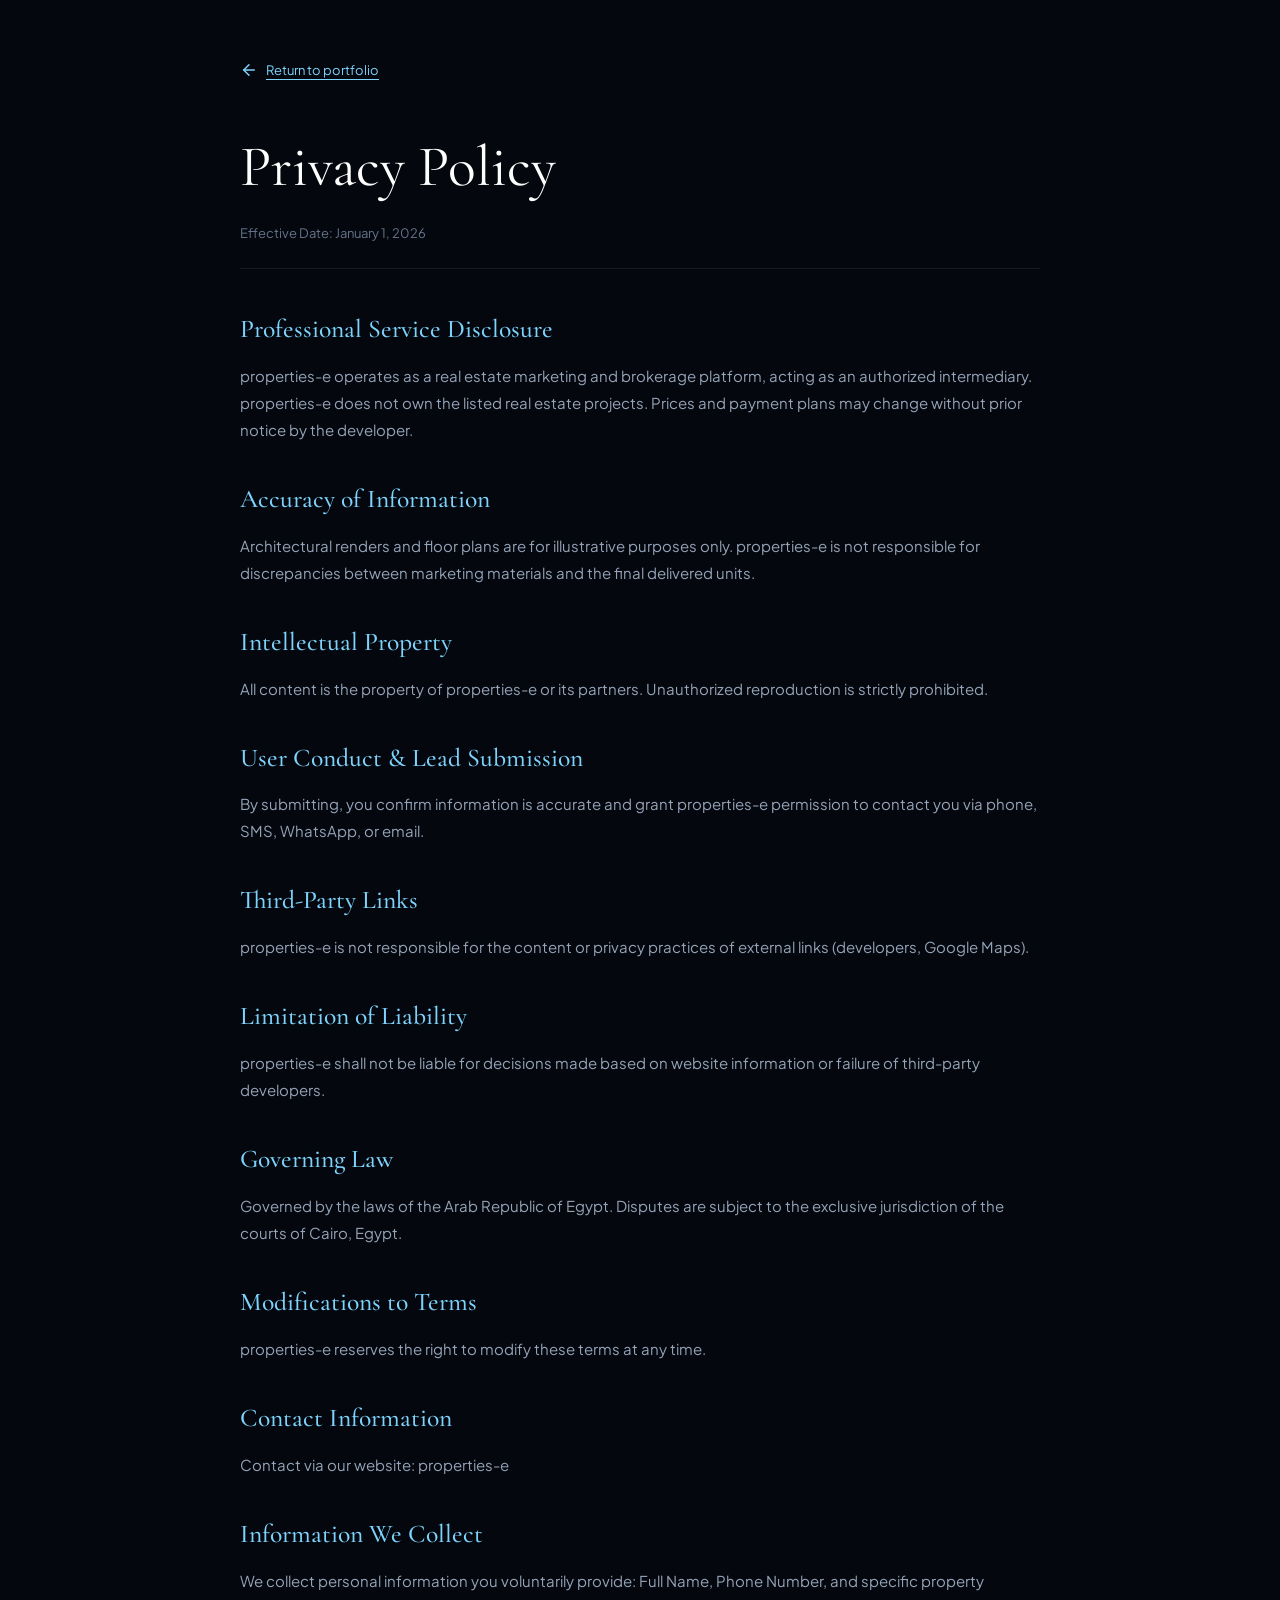
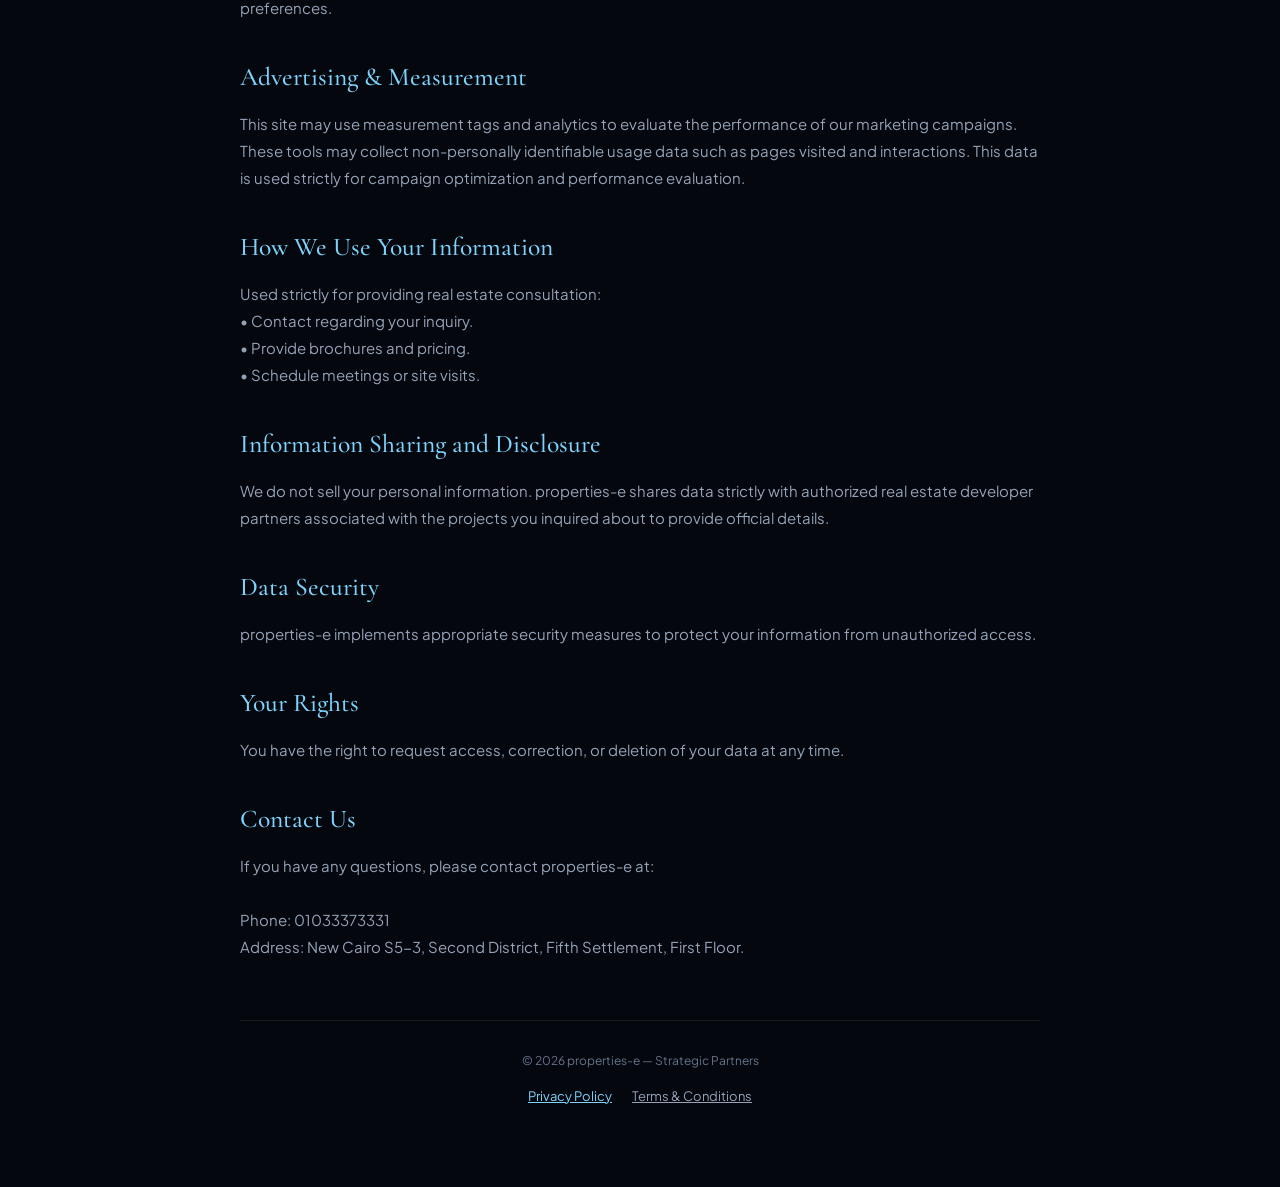
<file: privacy-policy.html>
<!DOCTYPE html>
<html lang="en">
<head>
  <!-- Google tag (gtag.js) -->
  <script async src="https://www.googletagmanager.com/gtag/js?id=G-C8G81VEPNH"></script>
  <script>
    window.dataLayer = window.dataLayer || [];
    function gtag(){dataLayer.push(arguments);}
    gtag('js', new Date());

    gtag('config', 'G-C8G81VEPNH');
    gtag('config', 'AW-18462270869');
  </script>

  <!-- Event snippet for Mountain View conversion page -->
  <script>
  function gtag_report_conversion(url) {
    var callback = function () {
      if (typeof(url) != 'undefined' && url) {
        window.location = url;
      }
    };
    if (typeof gtag === 'function') {
      gtag('event', 'conversion', {
          'send_to': 'AW-18462270869/Ka2mCPrmtoIdEJXLv-NE',
          'value': 1.0,
          'currency': 'EGP',
          'event_callback': callback
      });
    } else {
      callback();
    }
    return false;
  }
  </script>

  <meta charset="utf-8" />
  <meta name="viewport" content="width=device-width, initial-scale=1.0" />
  <title>Privacy Policy | properties-e</title>
  <meta name="description" content="Privacy Policy for properties-e real estate marketing and consultancy services." />
  
  <link rel="icon" type="image/png" href="images/favicon.png" />
  
  <!-- Google Fonts -->
  <link rel="preconnect" href="https://fonts.googleapis.com" />
  <link rel="preconnect" href="https://fonts.gstatic.com" crossorigin />
  <link href="https://fonts.googleapis.com/css2?family=Cormorant+Garamond:ital,wght@0,400;0,500;0,600;1,400&family=Plus+Jakarta+Sans:wght@300;400;500;600;700&display=swap" rel="stylesheet" />
  
  <link rel="stylesheet" href="css/style.css" />
</head>
<body>

  <main class="legal-main">
    <div class="legal-container">
      
      <a href="index.html" class="legal-back-btn">
        <svg xmlns="http://www.w3.org/2000/svg" width="18" height="18" viewBox="0 0 24 24" fill="none" stroke="currentColor" stroke-width="2" stroke-linecap="round" stroke-linejoin="round">
          <path d="m12 19-7-7 7-7"></path>
          <path d="M19 12H5"></path>
        </svg>
        Return to portfolio
      </a>

      <header class="legal-header">
        <h1 class="legal-title">Privacy Policy</h1>
        <p class="legal-date">Effective Date: January 1, 2026</p>
      </header>

      <div class="legal-content">
        <section class="legal-section">
          <h2 class="legal-section-title">Professional Service Disclosure</h2>
          <p class="legal-body">properties-e operates as a real estate marketing and brokerage platform, acting as an authorized intermediary. properties-e does not own the listed real estate projects. Prices and payment plans may change without prior notice by the developer.</p>
        </section>

        <section class="legal-section">
          <h2 class="legal-section-title">Accuracy of Information</h2>
          <p class="legal-body">Architectural renders and floor plans are for illustrative purposes only. properties-e is not responsible for discrepancies between marketing materials and the final delivered units.</p>
        </section>

        <section class="legal-section">
          <h2 class="legal-section-title">Intellectual Property</h2>
          <p class="legal-body">All content is the property of properties-e or its partners. Unauthorized reproduction is strictly prohibited.</p>
        </section>

        <section class="legal-section">
          <h2 class="legal-section-title">User Conduct &amp; Lead Submission</h2>
          <p class="legal-body">By submitting, you confirm information is accurate and grant properties-e permission to contact you via phone, SMS, WhatsApp, or email.</p>
        </section>

        <section class="legal-section">
          <h2 class="legal-section-title">Third-Party Links</h2>
          <p class="legal-body">properties-e is not responsible for the content or privacy practices of external links (developers, Google Maps).</p>
        </section>

        <section class="legal-section">
          <h2 class="legal-section-title">Limitation of Liability</h2>
          <p class="legal-body">properties-e shall not be liable for decisions made based on website information or failure of third-party developers.</p>
        </section>

        <section class="legal-section">
          <h2 class="legal-section-title">Governing Law</h2>
          <p class="legal-body">Governed by the laws of the Arab Republic of Egypt. Disputes are subject to the exclusive jurisdiction of the courts of Cairo, Egypt.</p>
        </section>

        <section class="legal-section">
          <h2 class="legal-section-title">Modifications to Terms</h2>
          <p class="legal-body">properties-e reserves the right to modify these terms at any time.</p>
        </section>

        <section class="legal-section">
          <h2 class="legal-section-title">Contact Information</h2>
          <p class="legal-body">Contact via our website: properties-e</p>
        </section>

        <section class="legal-section">
          <h2 class="legal-section-title">Information We Collect</h2>
          <p class="legal-body">We collect personal information you voluntarily provide: Full Name, Phone Number, and specific property preferences.</p>
        </section>

        <section class="legal-section">
          <h2 class="legal-section-title">Advertising &amp; Measurement</h2>
          <p class="legal-body">This site may use measurement tags and analytics to evaluate the performance of our marketing campaigns. These tools may collect non-personally identifiable usage data such as pages visited and interactions. This data is used strictly for campaign optimization and performance evaluation.</p>
        </section>

        <section class="legal-section">
          <h2 class="legal-section-title">How We Use Your Information</h2>
          <p class="legal-body">Used strictly for providing real estate consultation:
• Contact regarding your inquiry.
• Provide brochures and pricing.
• Schedule meetings or site visits.</p>
        </section>

        <section class="legal-section">
          <h2 class="legal-section-title">Information Sharing and Disclosure</h2>
          <p class="legal-body">We do not sell your personal information. properties-e shares data strictly with authorized real estate developer partners associated with the projects you inquired about to provide official details.</p>
        </section>

        <section class="legal-section">
          <h2 class="legal-section-title">Data Security</h2>
          <p class="legal-body">properties-e implements appropriate security measures to protect your information from unauthorized access.</p>
        </section>

        <section class="legal-section">
          <h2 class="legal-section-title">Your Rights</h2>
          <p class="legal-body">You have the right to request access, correction, or deletion of your data at any time.</p>
        </section>

        <section class="legal-section">
          <h2 class="legal-section-title">Contact Us</h2>
          <p class="legal-body">If you have any questions, please contact properties-e at:

Phone: 01033373331
Address: New Cairo S5-3, Second District, Fifth Settlement, First Floor.</p>
        </section>
      </div>

      <div class="legal-footer" style="margin-top: 60px; padding-top: 30px; border-top: 1px solid var(--border-subtle); text-align: center;">
        <p style="font-size: 12px; color: var(--text-muted);">&copy; 2026 properties-e &mdash; Strategic Partners</p>
        <nav style="margin-top: 16px; display: flex; justify-content: center; gap: 20px; font-size: 13px;">
          <a href="privacy-policy.html" style="color: var(--accent-light); text-decoration: underline;">Privacy Policy</a>
          <a href="terms-conditions.html" style="color: var(--text-secondary); text-decoration: underline;">Terms &amp; Conditions</a>
        </nav>
      </div>

    </div>
  </main>

</body>
</html>
</file>
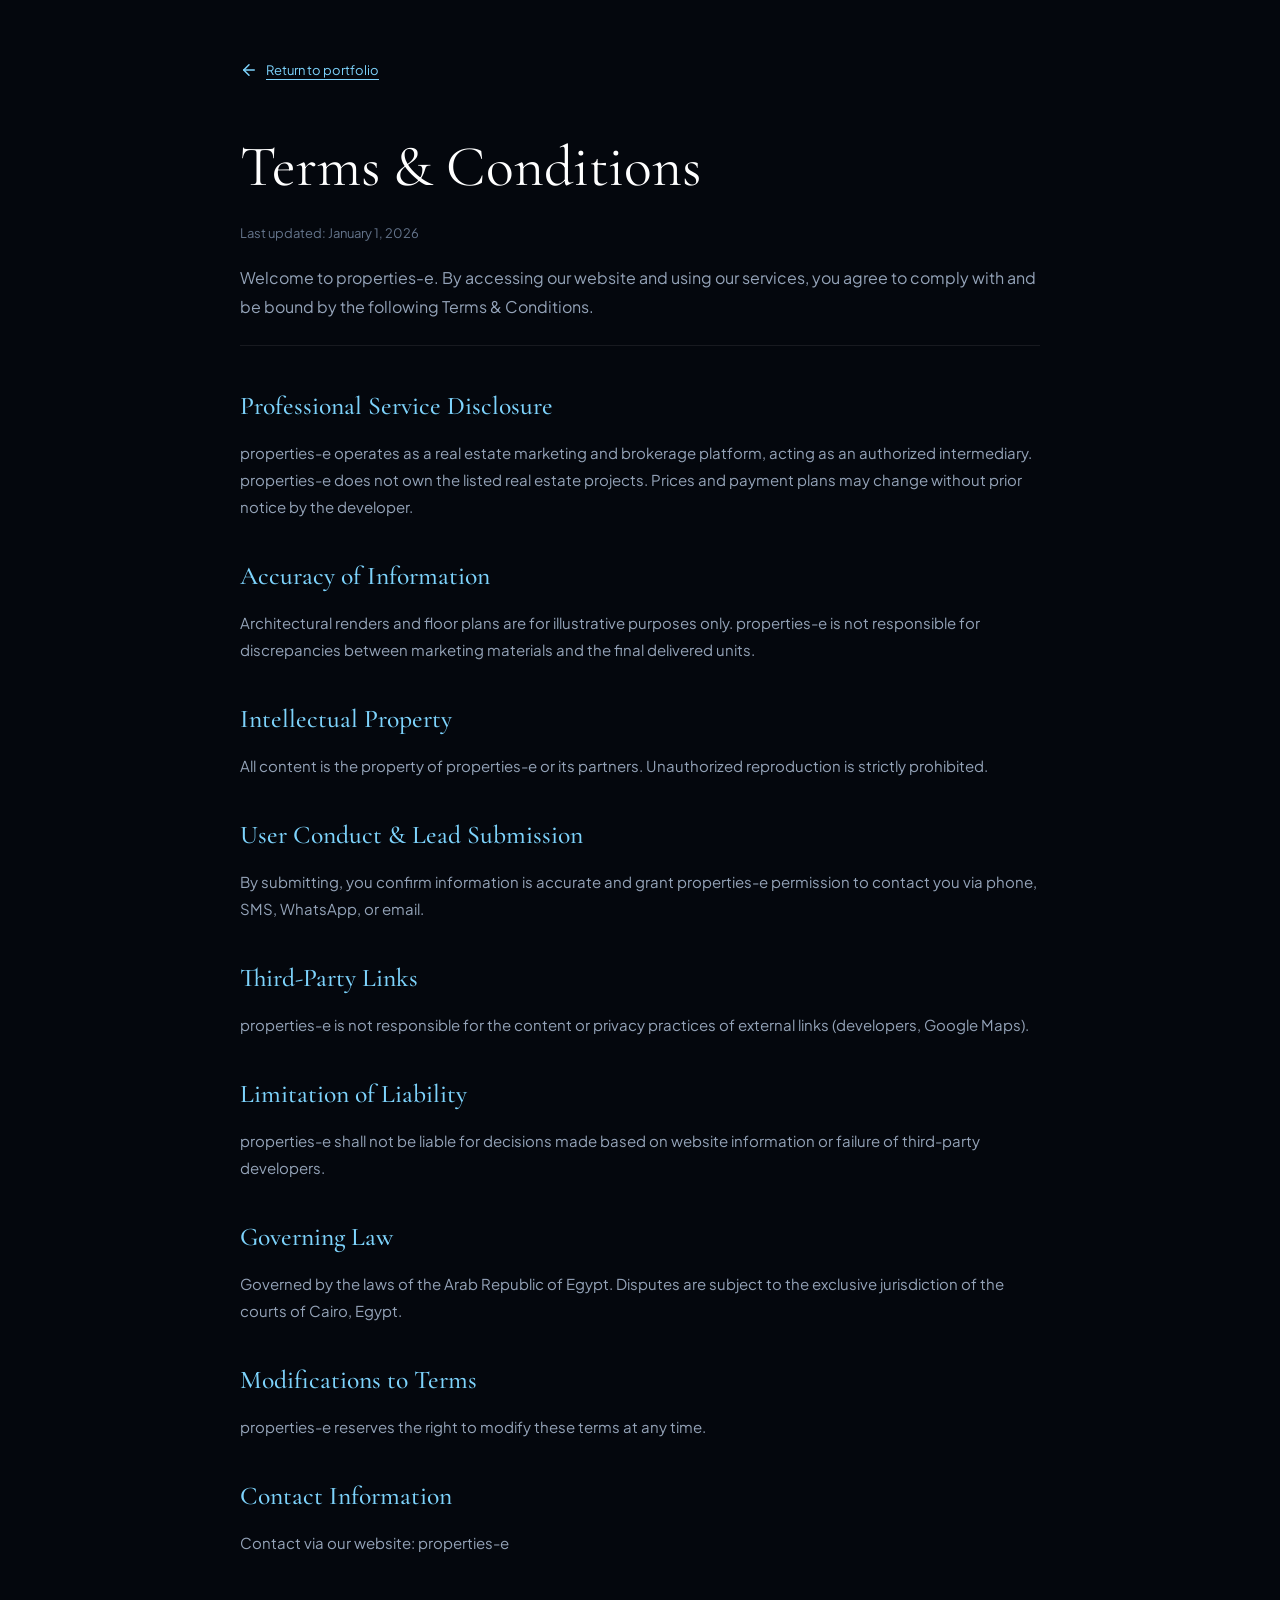
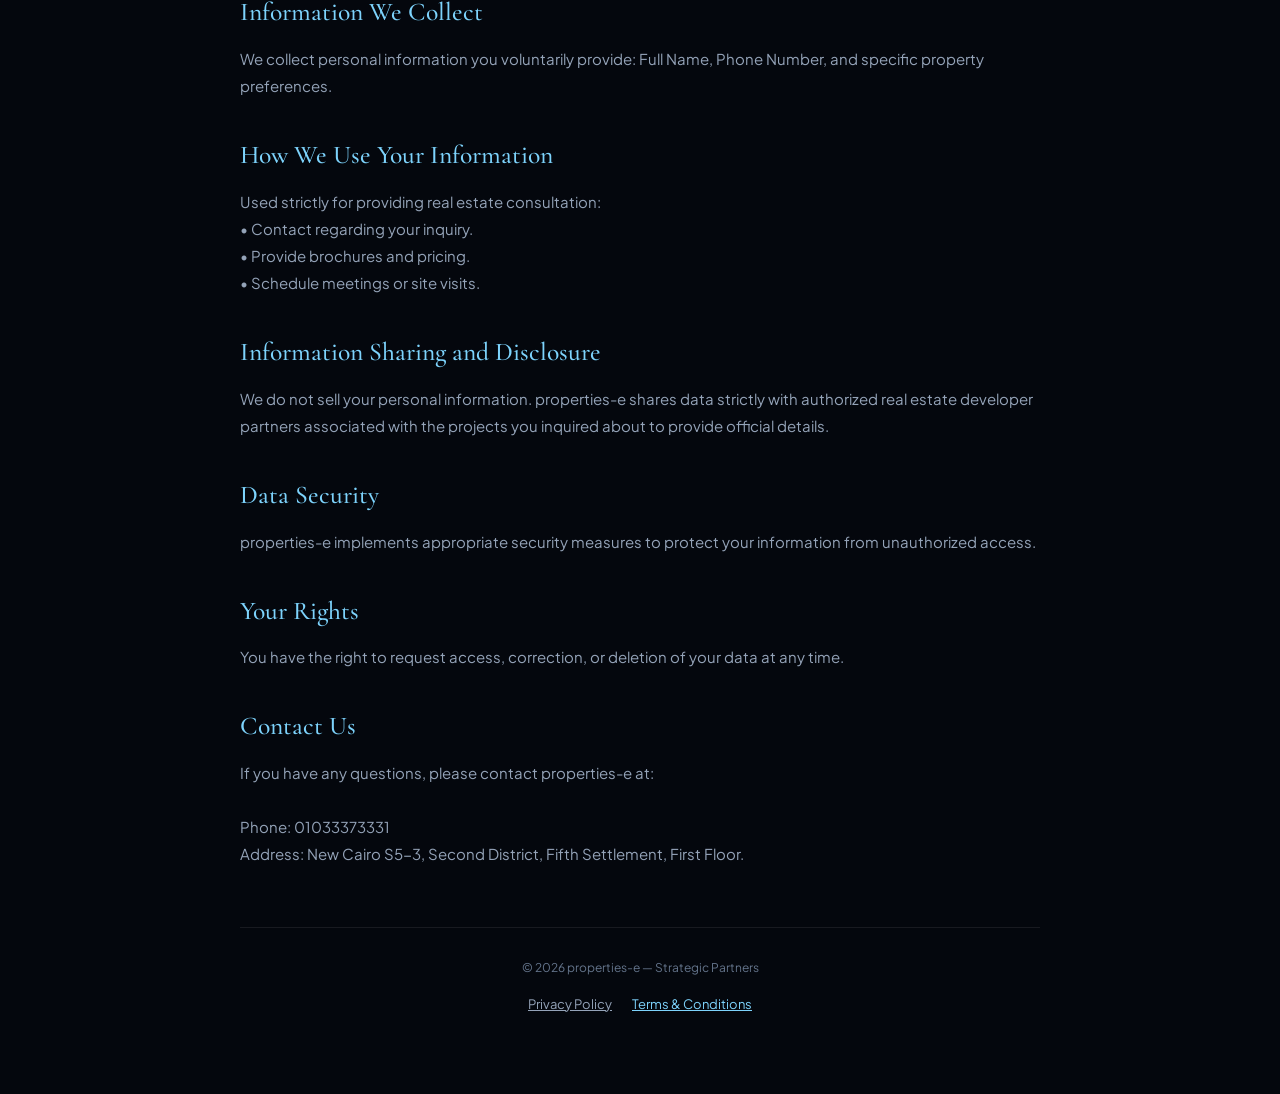
<file: terms-conditions.html>
<!DOCTYPE html>
<html lang="en">
<head>
  <!-- Google tag (gtag.js) -->
  <script async src="https://www.googletagmanager.com/gtag/js?id=G-C8G81VEPNH"></script>
  <script>
    window.dataLayer = window.dataLayer || [];
    function gtag(){dataLayer.push(arguments);}
    gtag('js', new Date());

    gtag('config', 'G-C8G81VEPNH');
    gtag('config', 'AW-18462270869');
  </script>

  <!-- Event snippet for Mountain View conversion page -->
  <script>
  function gtag_report_conversion(url) {
    var callback = function () {
      if (typeof(url) != 'undefined' && url) {
        window.location = url;
      }
    };
    if (typeof gtag === 'function') {
      gtag('event', 'conversion', {
          'send_to': 'AW-18462270869/Ka2mCPrmtoIdEJXLv-NE',
          'value': 1.0,
          'currency': 'EGP',
          'event_callback': callback
      });
    } else {
      callback();
    }
    return false;
  }
  </script>

  <meta charset="utf-8" />
  <meta name="viewport" content="width=device-width, initial-scale=1.0" />
  <title>Terms &amp; Conditions | properties-e</title>
  <meta name="description" content="Terms & Conditions for properties-e real estate marketing and consultancy services." />
  
  <link rel="icon" type="image/png" href="images/favicon.png" />
  
  <!-- Google Fonts -->
  <link rel="preconnect" href="https://fonts.googleapis.com" />
  <link rel="preconnect" href="https://fonts.gstatic.com" crossorigin />
  <link href="https://fonts.googleapis.com/css2?family=Cormorant+Garamond:ital,wght@0,400;0,500;0,600;1,400&family=Plus+Jakarta+Sans:wght@300;400;500;600;700&display=swap" rel="stylesheet" />
  
  <link rel="stylesheet" href="css/style.css" />
</head>
<body>

  <main class="legal-main">
    <div class="legal-container">
      
      <a href="index.html" class="legal-back-btn">
        <svg xmlns="http://www.w3.org/2000/svg" width="18" height="18" viewBox="0 0 24 24" fill="none" stroke="currentColor" stroke-width="2" stroke-linecap="round" stroke-linejoin="round">
          <path d="m12 19-7-7 7-7"></path>
          <path d="M19 12H5"></path>
        </svg>
        Return to portfolio
      </a>

      <header class="legal-header">
        <h1 class="legal-title">Terms &amp; Conditions</h1>
        <p class="legal-date">Last updated: January 1, 2026</p>
        <p class="legal-intro">
          Welcome to properties-e. By accessing our website and using our services, you agree to comply with and be bound by the following Terms &amp; Conditions.
        </p>
      </header>

      <div class="legal-content">
        <section class="legal-section">
          <h2 class="legal-section-title">Professional Service Disclosure</h2>
          <p class="legal-body">properties-e operates as a real estate marketing and brokerage platform, acting as an authorized intermediary. properties-e does not own the listed real estate projects. Prices and payment plans may change without prior notice by the developer.</p>
        </section>

        <section class="legal-section">
          <h2 class="legal-section-title">Accuracy of Information</h2>
          <p class="legal-body">Architectural renders and floor plans are for illustrative purposes only. properties-e is not responsible for discrepancies between marketing materials and the final delivered units.</p>
        </section>

        <section class="legal-section">
          <h2 class="legal-section-title">Intellectual Property</h2>
          <p class="legal-body">All content is the property of properties-e or its partners. Unauthorized reproduction is strictly prohibited.</p>
        </section>

        <section class="legal-section">
          <h2 class="legal-section-title">User Conduct &amp; Lead Submission</h2>
          <p class="legal-body">By submitting, you confirm information is accurate and grant properties-e permission to contact you via phone, SMS, WhatsApp, or email.</p>
        </section>

        <section class="legal-section">
          <h2 class="legal-section-title">Third-Party Links</h2>
          <p class="legal-body">properties-e is not responsible for the content or privacy practices of external links (developers, Google Maps).</p>
        </section>

        <section class="legal-section">
          <h2 class="legal-section-title">Limitation of Liability</h2>
          <p class="legal-body">properties-e shall not be liable for decisions made based on website information or failure of third-party developers.</p>
        </section>

        <section class="legal-section">
          <h2 class="legal-section-title">Governing Law</h2>
          <p class="legal-body">Governed by the laws of the Arab Republic of Egypt. Disputes are subject to the exclusive jurisdiction of the courts of Cairo, Egypt.</p>
        </section>

        <section class="legal-section">
          <h2 class="legal-section-title">Modifications to Terms</h2>
          <p class="legal-body">properties-e reserves the right to modify these terms at any time.</p>
        </section>

        <section class="legal-section">
          <h2 class="legal-section-title">Contact Information</h2>
          <p class="legal-body">Contact via our website: properties-e</p>
        </section>

        <section class="legal-section">
          <h2 class="legal-section-title">Information We Collect</h2>
          <p class="legal-body">We collect personal information you voluntarily provide: Full Name, Phone Number, and specific property preferences.</p>
        </section>

        <section class="legal-section">
          <h2 class="legal-section-title">How We Use Your Information</h2>
          <p class="legal-body">Used strictly for providing real estate consultation:
• Contact regarding your inquiry.
• Provide brochures and pricing.
• Schedule meetings or site visits.</p>
        </section>

        <section class="legal-section">
          <h2 class="legal-section-title">Information Sharing and Disclosure</h2>
          <p class="legal-body">We do not sell your personal information. properties-e shares data strictly with authorized real estate developer partners associated with the projects you inquired about to provide official details.</p>
        </section>

        <section class="legal-section">
          <h2 class="legal-section-title">Data Security</h2>
          <p class="legal-body">properties-e implements appropriate security measures to protect your information from unauthorized access.</p>
        </section>

        <section class="legal-section">
          <h2 class="legal-section-title">Your Rights</h2>
          <p class="legal-body">You have the right to request access, correction, or deletion of your data at any time.</p>
        </section>

        <section class="legal-section">
          <h2 class="legal-section-title">Contact Us</h2>
          <p class="legal-body">If you have any questions, please contact properties-e at:

Phone: 01033373331
Address: New Cairo S5-3, Second District, Fifth Settlement, First Floor.</p>
        </section>
      </div>

      <div class="legal-footer" style="margin-top: 60px; padding-top: 30px; border-top: 1px solid var(--border-subtle); text-align: center;">
        <p style="font-size: 12px; color: var(--text-muted);">&copy; 2026 properties-e &mdash; Strategic Partners</p>
        <nav style="margin-top: 16px; display: flex; justify-content: center; gap: 20px; font-size: 13px;">
          <a href="privacy-policy.html" style="color: var(--text-secondary); text-decoration: underline;">Privacy Policy</a>
          <a href="terms-conditions.html" style="color: var(--accent-light); text-decoration: underline;">Terms &amp; Conditions</a>
        </nav>
      </div>

    </div>
  </main>

</body>
</html>
</file>
<file: css/style.css>
/* ==========================================================================
   Mountain View Luxury Collection - properties-e
   Ultra-Premium Luxury Real Estate Stylesheet - Full Responsive Mobile Optimized
   ========================================================================== */

:root {
  /* Dark Obsidian Palette */
  --bg-dark: #070b13;
  --bg-deep: #04070d;
  --bg-navy: #0e1526;
  --bg-card: rgba(14, 21, 38, 0.82);
  --bg-card-hover: rgba(20, 30, 54, 0.92);
  --bg-glass: rgba(12, 18, 33, 0.75);
  
  --text-primary: #f8fafc;
  --text-secondary: #94a3b8;
  --text-muted: #64748b;
  --text-accent: #7dd3fc;
  
  /* Brand Accent: Sophisticated Aegean / Sapphire Blue */
  --accent-primary: #0ea5e9;
  --accent-light: #7dd3fc;
  --accent-dark: #0284c7;
  --accent-gradient: linear-gradient(135deg, #7dd3fc 0%, #0ea5e9 50%, #0284c7 100%);
  --accent-glow: rgba(14, 165, 233, 0.28);
  
  /* Signature WhatsApp Green */
  --wa-green: #25d366;
  --wa-green-hover: #20ba59;
  --wa-green-dark: #128c7e;
  --wa-glow: rgba(37, 211, 102, 0.4);
  
  --border-subtle: rgba(255, 255, 255, 0.08);
  --border-card: rgba(255, 255, 255, 0.12);
  --border-accent: rgba(14, 165, 233, 0.35);
  
  --font-serif: 'Cormorant Garamond', 'Playfair Display', Georgia, serif;
  --font-sans: 'Plus Jakarta Sans', 'DM Sans', -apple-system, BlinkMacSystemFont, sans-serif;
  
  --radius-sm: 6px;
  --radius-md: 10px;
  --radius-lg: 16px;
  --radius-full: 9999px;
  
  --transition: all 0.3s cubic-bezier(0.2, 0.8, 0.2, 1);
}

/* Base & Reset */
*, *::before, *::after {
  box-sizing: border-box;
  margin: 0;
  padding: 0;
}

html {
  scroll-behavior: smooth;
  color-scheme: dark;
  -webkit-text-size-adjust: 100%;
}

body {
  background-color: var(--bg-dark);
  color: var(--text-primary);
  font-family: var(--font-sans);
  font-size: 15px;
  line-height: 1.6;
  -webkit-font-smoothing: antialiased;
  -moz-osx-font-smoothing: grayscale;
  overflow-x: hidden;
  width: 100%;
}

img {
  max-width: 100%;
  height: auto;
  display: block;
}

a {
  color: inherit;
  text-decoration: none;
  transition: var(--transition);
}

button, input, select {
  font-family: inherit;
  font-size: inherit;
}

/* Master Logo Sprite Box - Medium Refined Size */
.master-logo {
  flex-shrink: 0;
  width: 86px;
  height: 96px;
  position: relative;
  overflow: hidden;
  display: inline-block;
  transition: transform 0.3s ease;
}

.master-logo:hover {
  transform: scale(1.03);
}

.master-logo img {
  filter: invert(1);
  width: 294px;
  max-width: none;
  height: auto;
  position: absolute;
  top: -71px;
  left: -103px;
}

.master-logo-footer {
  width: 76px;
  height: 85px;
}

.master-logo-footer img {
  width: 260px;
  top: -63px;
  left: -91px;
}

/* Header & Top Bar */
.site-header {
  position: relative;
  z-index: 20;
  padding: 16px 0 14px;
  border-bottom: 1px solid var(--border-subtle);
  background: rgba(7, 11, 19, 0.75);
  backdrop-filter: blur(16px);
}

.header-container {
  max-width: 1280px;
  margin: 0 auto;
  padding: 0 24px;
  display: flex;
  align-items: center;
  justify-content: center;
  position: relative;
}

.brand-wrapper {
  display: flex;
  flex-direction: column;
  align-items: center;
  text-align: center;
}

.brand-subtext {
  margin-top: 8px;
  font-size: 10px;
  font-weight: 700;
  letter-spacing: 0.3em;
  text-transform: uppercase;
  color: var(--accent-light);
}

.header-actions {
  position: absolute;
  right: 24px;
  top: 50%;
  transform: translateY(-50%);
  display: flex;
  align-items: center;
  gap: 12px;
}

.explore-nav-btn {
  display: inline-flex;
  align-items: center;
  gap: 8px;
  font-size: 11px;
  font-weight: 600;
  letter-spacing: 0.16em;
  text-transform: uppercase;
  color: var(--text-secondary);
  padding: 8px 16px;
  border-radius: var(--radius-full);
  border: 1px solid var(--border-subtle);
  background: rgba(255, 255, 255, 0.03);
  backdrop-filter: blur(10px);
}

.explore-nav-btn:hover {
  color: var(--text-primary);
  border-color: var(--border-accent);
  background: rgba(14, 165, 233, 0.08);
}

/* Green Header WhatsApp Button */
.header-wa-btn {
  display: inline-flex;
  align-items: center;
  gap: 8px;
  padding: 9px 18px;
  background: var(--wa-green);
  border: 1px solid var(--wa-green);
  border-radius: var(--radius-full);
  font-size: 11px;
  font-weight: 700;
  letter-spacing: 0.12em;
  text-transform: uppercase;
  color: #ffffff;
  box-shadow: 0 4px 14px var(--wa-glow);
  transition: var(--transition);
}

.header-wa-btn:hover {
  background: var(--wa-green-hover);
  border-color: var(--wa-green-hover);
  transform: translateY(-1px);
  box-shadow: 0 6px 18px rgba(37, 211, 102, 0.55);
}

@media (max-width: 860px) {
  .header-actions {
    display: none;
  }
}

/* Hero Section */
.hero-section {
  position: relative;
  min-height: 920px;
  display: flex;
  flex-direction: column;
  justify-content: space-between;
  overflow: hidden;
  padding-bottom: 70px;
}

.hero-backdrop {
  position: absolute;
  inset: 0;
  z-index: 1;
}

.hero-backdrop img {
  width: 100%;
  height: 100%;
  object-fit: cover;
  object-position: center 25%;
}

.hero-overlay {
  position: absolute;
  inset: 0;
  background: linear-gradient(
    90deg,
    rgba(7, 11, 19, 0.96) 0%,
    rgba(7, 11, 19, 0.86) 48%,
    rgba(7, 11, 19, 0.45) 100%
  );
  z-index: 2;
}

.hero-content {
  position: relative;
  z-index: 5;
  max-width: 1280px;
  margin: 0 auto;
  padding: 30px 24px 0;
  width: 100%;
}

.hero-grid {
  display: grid;
  grid-template-columns: 1.15fr 0.85fr;
  gap: 48px;
  align-items: center;
  padding-top: 10px;
}

/* Hero Left Content */
.badge-exclusive {
  display: inline-flex;
  align-items: center;
  gap: 10px;
  padding: 6px 16px;
  background: rgba(14, 165, 233, 0.12);
  border: 1px solid var(--border-accent);
  border-radius: var(--radius-sm);
  font-size: 10px;
  font-weight: 700;
  letter-spacing: 0.22em;
  text-transform: uppercase;
  color: var(--accent-light);
  backdrop-filter: blur(12px);
}

.badge-divider {
  opacity: 0.4;
}

.hero-title {
  font-family: var(--font-serif);
  font-size: clamp(2.6rem, 5vw, 4.6rem);
  font-weight: 400;
  line-height: 1.08;
  letter-spacing: -0.01em;
  margin-top: 20px;
  max-width: 720px;
  color: #ffffff;
}

.hero-title i {
  font-style: italic;
  color: var(--accent-light);
  font-weight: 300;
}

.hero-desc {
  font-size: clamp(1rem, 1.2vw, 1.15rem);
  line-height: 1.75;
  color: var(--text-secondary);
  margin-top: 20px;
  max-width: 630px;
}

/* Trust Badges */
.trust-chips-row {
  display: flex;
  flex-wrap: wrap;
  gap: 10px;
  margin-top: 22px;
}

.trust-chip {
  display: inline-flex;
  align-items: center;
  gap: 6px;
  padding: 6px 12px;
  background: rgba(255, 255, 255, 0.04);
  border: 1px solid var(--border-subtle);
  border-radius: var(--radius-full);
  font-size: 11px;
  font-weight: 600;
  color: #e2e8f0;
  backdrop-filter: blur(10px);
}

.trust-chip svg {
  width: 14px;
  height: 14px;
  color: var(--accent-primary);
}

/* Hero Key Stats Grid */
.hero-stats {
  display: grid;
  grid-template-columns: repeat(3, 1fr);
  gap: 1px;
  background: var(--border-subtle);
  border: 1px solid var(--border-subtle);
  border-radius: var(--radius-md);
  overflow: hidden;
  margin-top: 28px;
  max-width: 660px;
  box-shadow: 0 10px 30px rgba(0, 0, 0, 0.4);
}

.stat-item {
  background: rgba(14, 21, 38, 0.88);
  padding: 18px 20px;
  backdrop-filter: blur(14px);
  transition: background 0.2s ease;
}

.stat-item:hover {
  background: rgba(22, 34, 60, 0.95);
}

.stat-label {
  font-size: 10px;
  font-weight: 600;
  letter-spacing: 0.18em;
  text-transform: uppercase;
  color: var(--text-muted);
}

.stat-value {
  font-family: var(--font-serif);
  font-size: 1.35rem;
  font-weight: 600;
  color: #ffffff;
  margin-top: 6px;
}

/* Clean High-Converting Form Card (No text above form) */
.lead-card {
  background: var(--bg-card);
  border: 1px solid var(--border-card);
  border-radius: var(--radius-lg);
  padding: 32px 28px;
  backdrop-filter: blur(24px);
  -webkit-backdrop-filter: blur(24px);
  box-shadow: 0 25px 60px -15px rgba(0, 0, 0, 0.75), 0 0 25px var(--accent-glow);
  position: relative;
  overflow: hidden;
  transition: box-shadow 0.4s ease, border-color 0.4s ease;
}

.lead-card.highlight-form {
  border-color: var(--accent-primary);
  box-shadow: 0 0 40px rgba(14, 165, 233, 0.6);
}

.lead-card::before {
  content: '';
  position: absolute;
  top: 0;
  left: 0;
  right: 0;
  height: 3px;
  background: var(--accent-gradient);
}

.lead-form {
  display: flex;
  flex-direction: column;
  gap: 16px;
}

.form-group {
  display: flex;
  flex-direction: column;
  gap: 6px;
}

.form-label {
  font-size: 11px;
  font-weight: 600;
  letter-spacing: 0.08em;
  text-transform: uppercase;
  color: var(--text-secondary);
}

.input-wrapper {
  position: relative;
  display: flex;
  align-items: center;
}

.form-input {
  width: 100%;
  height: 50px;
  background: rgba(7, 11, 19, 0.7);
  border: 1px solid var(--border-subtle);
  border-radius: var(--radius-sm);
  padding: 0 16px;
  color: #ffffff;
  font-size: 14px;
  transition: var(--transition);
  outline: none;
}

.form-input:focus {
  border-color: var(--accent-primary);
  background: rgba(14, 21, 38, 0.95);
  box-shadow: 0 0 0 3px rgba(14, 165, 233, 0.2);
}

.form-input::placeholder {
  color: var(--text-muted);
}

/* Flexible Country Code + Phone Row */
.phone-input-row {
  display: grid;
  grid-template-columns: 140px 1fr;
  gap: 8px;
}

.country-select {
  height: 50px;
  background: rgba(7, 11, 19, 0.85);
  border: 1px solid var(--border-subtle);
  border-radius: var(--radius-sm);
  padding: 0 10px;
  color: var(--accent-light);
  font-size: 13px;
  font-weight: 600;
  cursor: pointer;
  outline: none;
  transition: var(--transition);
}

.country-select:focus {
  border-color: var(--accent-primary);
  box-shadow: 0 0 0 3px rgba(14, 165, 233, 0.2);
}

.country-select option {
  background: #0e1526;
  color: #ffffff;
}

.phone-number-input {
  height: 50px;
  background: rgba(7, 11, 19, 0.7);
  border: 1px solid var(--border-subtle);
  border-radius: var(--radius-sm);
  padding: 0 16px;
  color: #ffffff;
  font-size: 14px;
  outline: none;
  transition: var(--transition);
}

.phone-number-input:focus {
  border-color: var(--accent-primary);
  background: rgba(14, 21, 38, 0.95);
  box-shadow: 0 0 0 3px rgba(14, 165, 233, 0.2);
}

/* Submit Button in Azure Blue Gradient */
.btn-submit {
  width: 100%;
  height: 52px;
  margin-top: 6px;
  background: var(--accent-gradient);
  border: none;
  border-radius: var(--radius-sm);
  color: #ffffff;
  font-size: 12px;
  font-weight: 700;
  letter-spacing: 0.16em;
  text-transform: uppercase;
  cursor: pointer;
  display: inline-flex;
  align-items: center;
  justify-content: center;
  gap: 10px;
  transition: var(--transition);
  box-shadow: 0 6px 20px rgba(14, 165, 233, 0.35);
}

.btn-submit:hover:not(:disabled) {
  transform: translateY(-2px);
  box-shadow: 0 10px 25px rgba(14, 165, 233, 0.55);
  filter: brightness(1.1);
}

.btn-submit:active:not(:disabled) {
  transform: translateY(0);
}

.btn-submit:disabled {
  opacity: 0.7;
  cursor: not-allowed;
}

.btn-icon {
  width: 18px;
  height: 18px;
  transition: transform 0.2s ease;
}

.btn-submit:hover .btn-icon {
  transform: translate(2px, -2px);
}

.submit-guarantee {
  display: flex;
  align-items: center;
  justify-content: center;
  gap: 6px;
  margin-top: 8px;
  font-size: 11px;
  color: var(--text-muted);
  text-align: center;
}

.submit-guarantee svg {
  width: 13px;
  height: 13px;
  color: var(--accent-primary);
}

/* Spinner */
.spinner {
  display: none;
  width: 18px;
  height: 18px;
  border: 2px solid rgba(255, 255, 255, 0.3);
  border-top-color: #ffffff;
  border-radius: 50%;
  animation: spin 0.8s linear infinite;
}

@keyframes spin {
  to { transform: rotate(360deg); }
}

.btn-submit.loading .btn-text,
.btn-submit.loading .btn-icon {
  display: none;
}

.btn-submit.loading .spinner {
  display: block;
}

/* In-form Success Box */
.form-success-container {
  display: none;
  background: rgba(37, 211, 102, 0.12);
  border: 1px solid rgba(37, 211, 102, 0.35);
  border-radius: var(--radius-md);
  padding: 24px 20px;
  text-align: center;
  margin-bottom: 12px;
}

.form-success-icon {
  width: 44px;
  height: 44px;
  border-radius: 50%;
  background: rgba(37, 211, 102, 0.25);
  display: flex;
  align-items: center;
  justify-content: center;
  margin: 0 auto 12px;
  color: var(--wa-green);
}

.form-success-title {
  font-family: var(--font-serif);
  font-size: 1.5rem;
  color: #ffffff;
}

.form-success-text {
  font-size: 13px;
  color: var(--text-secondary);
  margin-top: 6px;
  line-height: 1.5;
}

.form-success-wa {
  margin-top: 16px;
  display: inline-flex;
  align-items: center;
  gap: 8px;
  padding: 10px 20px;
  background: var(--wa-green);
  color: #ffffff;
  border-radius: var(--radius-sm);
  font-size: 11px;
  font-weight: 700;
  text-transform: uppercase;
  letter-spacing: 0.1em;
  box-shadow: 0 4px 14px var(--wa-glow);
}

/* Mandatory Form Disclaimer */
.form-disclaimer {
  margin-top: 18px;
  font-size: 11px;
  line-height: 1.6;
  color: var(--text-muted);
}

.form-disclaimer a {
  color: var(--text-secondary);
  text-decoration: underline;
  text-underline-offset: 3px;
}

.form-disclaimer a:hover {
  color: var(--accent-light);
}

/* Collection Showcase Sections */
.collection-section {
  position: relative;
  min-height: 860px;
  display: flex;
  align-items: center;
  border-top: 1px solid var(--border-subtle);
  overflow: hidden;
  padding: 85px 0;
}

.collection-backdrop {
  position: absolute;
  inset: 0;
  z-index: 1;
}

.collection-backdrop img {
  width: 100%;
  height: 100%;
  object-fit: cover;
  transition: transform 1.2s cubic-bezier(0.2, 0.8, 0.2, 1);
}

.collection-section:hover .collection-backdrop img {
  transform: scale(1.02);
}

/* Dynamic Gradients for sections */
.gradient-overlay-left {
  position: absolute;
  inset: 0;
  background: linear-gradient(
    90deg,
    rgba(7, 11, 19, 0.96) 0%,
    rgba(7, 11, 19, 0.86) 45%,
    rgba(7, 11, 19, 0.35) 100%
  );
  z-index: 2;
}

.gradient-overlay-right {
  position: absolute;
  inset: 0;
  background: linear-gradient(
    270deg,
    rgba(7, 11, 19, 0.96) 0%,
    rgba(7, 11, 19, 0.86) 45%,
    rgba(7, 11, 19, 0.35) 100%
  );
  z-index: 2;
}

.collection-container {
  position: relative;
  z-index: 5;
  max-width: 1280px;
  margin: 0 auto;
  padding: 0 24px;
  width: 100%;
  display: flex;
}

.collection-container.align-right {
  justify-content: flex-end;
}

.project-panel {
  max-width: 640px;
  width: 100%;
}

.project-meta-tag {
  display: flex;
  align-items: center;
  gap: 14px;
  font-size: 11px;
  letter-spacing: 0.22em;
  text-transform: uppercase;
  color: var(--accent-light);
  margin-bottom: 22px;
}

.project-number {
  font-weight: 700;
  font-size: 13px;
  color: #ffffff;
}

.project-line {
  height: 1px;
  width: 40px;
  background: var(--accent-primary);
  opacity: 0.6;
}

.project-location {
  display: inline-flex;
  align-items: center;
  gap: 6px;
}

.location-icon {
  width: 14px;
  height: 14px;
  stroke: var(--accent-primary);
}

.project-brand-logo {
  height: 110px;
  display: flex;
  align-items: center;
  margin-bottom: 20px;
}

.project-brand-logo img {
  max-height: 100px;
  max-width: 230px;
  object-fit: contain;
  object-position: left;
  filter: drop-shadow(0 4px 12px rgba(0, 0, 0, 0.4));
}

.project-highlights-tag {
  display: inline-block;
  padding: 5px 14px;
  background: rgba(14, 165, 233, 0.1);
  border-left: 3px solid var(--accent-primary);
  border-radius: 0 var(--radius-sm) var(--radius-sm) 0;
  font-size: 12px;
  font-weight: 600;
  color: var(--accent-light);
  margin-bottom: 16px;
}

.project-desc {
  font-size: 16px;
  line-height: 1.8;
  color: var(--text-secondary);
  margin-bottom: 26px;
}

/* Features Grid */
.features-grid {
  display: grid;
  grid-template-columns: repeat(3, 1fr);
  gap: 1px;
  background: var(--border-subtle);
  border: 1px solid var(--border-subtle);
  border-radius: var(--radius-sm);
  overflow: hidden;
  margin-bottom: 16px;
}

.feature-pill {
  background: rgba(14, 21, 38, 0.88);
  padding: 16px 14px;
  backdrop-filter: blur(16px);
  display: flex;
  flex-direction: column;
  justify-content: space-between;
}

.feature-num {
  font-size: 10px;
  font-weight: 700;
  color: var(--accent-primary);
  letter-spacing: 0.1em;
}

.feature-title {
  margin-top: 10px;
  font-size: 12px;
  font-weight: 500;
  line-height: 1.45;
  color: var(--text-primary);
}

/* Pricing Grid */
.pricing-grid {
  display: grid;
  grid-template-columns: repeat(3, 1fr);
  gap: 1px;
  background: var(--border-subtle);
  border: 1px solid var(--border-subtle);
  border-radius: var(--radius-sm);
  overflow: hidden;
  margin-bottom: 24px;
}

.pricing-pill {
  background: rgba(7, 11, 19, 0.85);
  padding: 16px 14px;
  backdrop-filter: blur(16px);
}

.pricing-label {
  font-size: 9px;
  font-weight: 600;
  letter-spacing: 0.16em;
  text-transform: uppercase;
  color: var(--text-muted);
}

.pricing-value {
  font-family: var(--font-serif);
  font-size: 1.35rem;
  font-weight: 600;
  color: #ffffff;
  margin-top: 4px;
}

/* Conversion Action Buttons Group on Project Cards */
.project-cta-group {
  display: flex;
  flex-wrap: wrap;
  align-items: center;
  gap: 12px;
}

/* All WhatsApp Buttons in Solid WhatsApp Green */
.btn-whatsapp-project {
  display: inline-flex;
  align-items: center;
  justify-content: center;
  gap: 10px;
  height: 50px;
  padding: 0 24px;
  background: var(--wa-green);
  border: 1px solid var(--wa-green);
  border-radius: var(--radius-sm);
  color: #ffffff;
  font-size: 11px;
  font-weight: 700;
  letter-spacing: 0.16em;
  text-transform: uppercase;
  box-shadow: 0 6px 18px var(--wa-glow);
  transition: var(--transition);
}

.btn-whatsapp-project:hover {
  background: var(--wa-green-hover);
  border-color: var(--wa-green-hover);
  transform: translateY(-2px);
  box-shadow: 0 10px 24px rgba(37, 211, 102, 0.55);
}

.btn-request-project {
  display: inline-flex;
  align-items: center;
  justify-content: center;
  gap: 8px;
  height: 50px;
  padding: 0 20px;
  background: rgba(255, 255, 255, 0.05);
  border: 1px solid var(--border-subtle);
  border-radius: var(--radius-sm);
  color: var(--text-secondary);
  font-size: 11px;
  font-weight: 600;
  letter-spacing: 0.14em;
  text-transform: uppercase;
  backdrop-filter: blur(10px);
  cursor: pointer;
  transition: var(--transition);
}

.btn-request-project:hover {
  background: rgba(255, 255, 255, 0.1);
  color: #ffffff;
  border-color: var(--border-accent);
  transform: translateY(-2px);
}

.whatsapp-icon {
  width: 18px;
  height: 18px;
  fill: currentColor;
}

/* properties-e Advantage Section */
.advantage-section {
  position: relative;
  padding: 110px 0;
  background: linear-gradient(180deg, var(--bg-dark) 0%, var(--bg-deep) 100%);
  border-top: 1px solid var(--border-subtle);
  overflow: hidden;
}

.advantage-container {
  max-width: 1040px;
  margin: 0 auto;
  padding: 0 24px;
  text-align: center;
}

.advantage-badge {
  display: inline-flex;
  padding: 7px 20px;
  border: 1px solid var(--border-accent);
  border-radius: var(--radius-sm);
  background: rgba(14, 165, 233, 0.1);
  font-size: 10px;
  font-weight: 700;
  letter-spacing: 0.22em;
  text-transform: uppercase;
  color: var(--accent-light);
  backdrop-filter: blur(10px);
}

.advantage-title {
  font-family: var(--font-serif);
  font-size: clamp(2.3rem, 4vw, 3.4rem);
  font-weight: 400;
  margin-top: 24px;
  color: #ffffff;
}

.advantage-title i {
  font-style: italic;
  color: var(--accent-light);
}

.advantage-subtitle {
  font-size: clamp(1rem, 1.25vw, 1.15rem);
  line-height: 1.8;
  color: var(--text-secondary);
  max-width: 740px;
  margin: 22px auto 0;
}

.advantage-grid {
  display: grid;
  grid-template-columns: repeat(2, 1fr);
  gap: 1px;
  background: var(--border-subtle);
  border: 1px solid var(--border-subtle);
  border-radius: var(--radius-md);
  overflow: hidden;
  margin-top: 48px;
  text-align: left;
}

.advantage-card {
  background: rgba(14, 21, 38, 0.78);
  padding: 34px 30px;
  backdrop-filter: blur(14px);
  transition: var(--transition);
}

.advantage-card:hover {
  background: rgba(22, 34, 62, 0.92);
}

.advantage-card-title {
  font-family: var(--font-serif);
  font-size: 1.4rem;
  font-weight: 500;
  color: #ffffff;
}

.advantage-card-desc {
  font-size: 14px;
  line-height: 1.65;
  color: var(--text-secondary);
  margin-top: 10px;
}

/* Site Footer */
.site-footer {
  border-top: 1px solid var(--border-subtle);
  background: var(--bg-deep);
  padding: 80px 24px 100px;
  text-align: center;
  position: relative;
}

.footer-container {
  max-width: 900px;
  margin: 0 auto;
}

.footer-disclaimer {
  margin-top: 36px;
  font-size: 12px;
  line-height: 1.7;
  color: var(--text-muted);
  max-width: 760px;
  margin-left: auto;
  margin-right: auto;
}

.footer-copyright {
  margin-top: 28px;
  font-size: 12px;
  letter-spacing: 0.05em;
  color: var(--text-muted);
}

.footer-nav {
  display: flex;
  flex-wrap: wrap;
  align-items: center;
  justify-content: center;
  gap: 24px;
  margin-top: 28px;
  padding-top: 28px;
  border-top: 1px solid var(--border-subtle);
  font-size: 12px;
}

.footer-nav a {
  color: var(--text-secondary);
}

.footer-nav a:hover {
  color: var(--accent-light);
  text-decoration: underline;
  text-underline-offset: 4px;
}

/* Floating WhatsApp Quick Action Button */
.floating-whatsapp {
  position: fixed;
  bottom: 24px;
  right: 24px;
  z-index: 100;
  display: inline-flex;
  align-items: center;
  gap: 10px;
  height: 52px;
  padding: 0 22px;
  border-radius: var(--radius-full);
  background: var(--wa-green);
  color: #ffffff;
  font-size: 12px;
  font-weight: 700;
  letter-spacing: 0.1em;
  text-transform: uppercase;
  box-shadow: 0 10px 25px var(--wa-glow);
  transition: var(--transition);
}

.floating-whatsapp:hover {
  transform: translateY(-3px) scale(1.03);
  box-shadow: 0 14px 30px rgba(37, 211, 102, 0.6);
  background: var(--wa-green-hover);
}

.floating-whatsapp svg {
  width: 20px;
  height: 20px;
}

/* Success Modal */
.modal-overlay {
  position: fixed;
  inset: 0;
  z-index: 200;
  background: rgba(4, 7, 13, 0.88);
  backdrop-filter: blur(10px);
  display: flex;
  align-items: center;
  justify-content: center;
  padding: 20px;
  opacity: 0;
  pointer-events: none;
  transition: opacity 0.3s ease;
}

.modal-overlay.active {
  opacity: 1;
  pointer-events: auto;
}

.modal-dialog {
  background: var(--bg-navy);
  border: 1px solid var(--border-accent);
  border-radius: var(--radius-lg);
  padding: 36px 28px;
  max-width: 480px;
  width: 100%;
  text-align: center;
  position: relative;
  transform: translateY(20px);
  transition: transform 0.3s cubic-bezier(0.2, 0.8, 0.2, 1);
  box-shadow: 0 25px 60px rgba(0, 0, 0, 0.85), 0 0 30px var(--accent-glow);
  max-height: 90vh;
  overflow-y: auto;
}

.modal-overlay.active .modal-dialog {
  transform: translateY(0);
}

.modal-icon-circle {
  width: 60px;
  height: 60px;
  margin: 0 auto 18px;
  border-radius: 50%;
  background: rgba(37, 211, 102, 0.15);
  border: 1px solid var(--wa-green);
  display: flex;
  align-items: center;
  justify-content: center;
  color: var(--wa-green);
}

.modal-title {
  font-family: var(--font-serif);
  font-size: 1.85rem;
  color: #ffffff;
}

.modal-desc {
  font-size: 14px;
  line-height: 1.6;
  color: var(--text-secondary);
  margin-top: 10px;
}

.modal-cta-group {
  display: flex;
  flex-direction: column;
  gap: 12px;
  margin-top: 24px;
}

.btn-modal-wa {
  height: 48px;
  display: inline-flex;
  align-items: center;
  justify-content: center;
  gap: 8px;
  background: var(--wa-green);
  color: #ffffff;
  border-radius: var(--radius-sm);
  font-size: 12px;
  font-weight: 700;
  text-transform: uppercase;
  letter-spacing: 0.1em;
  box-shadow: 0 4px 14px var(--wa-glow);
}

.btn-modal-wa:hover {
  background: var(--wa-green-hover);
}

.btn-modal-close {
  height: 44px;
  display: inline-flex;
  align-items: center;
  justify-content: center;
  background: transparent;
  border: 1px solid var(--border-subtle);
  color: var(--text-secondary);
  border-radius: var(--radius-sm);
  font-size: 12px;
  cursor: pointer;
  transition: var(--transition);
}

.btn-modal-close:hover {
  background: rgba(255, 255, 255, 0.05);
  color: #ffffff;
}

/* Legal Pages Dedicated Styles */
.legal-main {
  min-height: 100vh;
  padding: 60px 24px 80px;
  background: var(--bg-deep);
}

.legal-container {
  max-width: 800px;
  margin: 0 auto;
}

.legal-back-btn {
  display: inline-flex;
  align-items: center;
  gap: 8px;
  font-size: 13px;
  color: var(--accent-light);
  text-decoration: underline;
  text-underline-offset: 4px;
  margin-bottom: 40px;
}

.legal-back-btn:hover {
  color: #ffffff;
}

.legal-header {
  border-bottom: 1px solid var(--border-subtle);
  padding-bottom: 24px;
  margin-bottom: 40px;
}

.legal-title {
  font-family: var(--font-serif);
  font-size: clamp(2.5rem, 4.5vw, 3.8rem);
  font-weight: 400;
  color: #ffffff;
}

.legal-date {
  font-size: 13px;
  color: var(--text-muted);
  margin-top: 10px;
}

.legal-intro {
  font-size: 16px;
  line-height: 1.8;
  color: var(--text-secondary);
  margin-top: 20px;
}

.legal-section {
  margin-bottom: 36px;
}

.legal-section-title {
  font-family: var(--font-serif);
  font-size: 1.6rem;
  font-weight: 500;
  color: var(--accent-light);
  margin-bottom: 12px;
}

.legal-body {
  font-size: 15px;
  line-height: 1.8;
  color: var(--text-secondary);
  white-space: pre-line;
}

/* Reveal Animations */
.fade-up {
  opacity: 0;
  transform: translateY(20px);
  transition: opacity 0.8s cubic-bezier(0.2, 0.8, 0.2, 1), transform 0.8s cubic-bezier(0.2, 0.8, 0.2, 1);
}

.fade-up.visible {
  opacity: 1;
  transform: translateY(0);
}

/* ==========================================================================
   Comprehensive Mobile & Tablet Optimizations (Responsive Design)
   ========================================================================== */

@media (max-width: 1024px) {
  .hero-section {
    min-height: auto;
    padding-bottom: 50px;
  }
  .hero-grid {
    grid-template-columns: 1fr;
    gap: 36px;
  }
}

@media (max-width: 768px) {
  /* Prevent iOS automatic input zoom (requires font-size >= 16px) */
  .form-input,
  .country-select,
  .phone-number-input {
    font-size: 16px !important;
  }

  /* Header adjustments */
  .site-header {
    padding: 12px 0 10px;
  }
  .header-container {
    padding: 0 16px;
  }
  .master-logo {
    width: 74px;
    height: 82px;
  }
  .master-logo img {
    width: 250px;
    top: -60px;
    left: -87px;
  }
  .brand-subtext {
    margin-top: 6px;
    font-size: 9px;
    letter-spacing: 0.25em;
  }

  /* Hero Section Mobile */
  .hero-section {
    min-height: auto;
    padding-bottom: 45px;
  }
  .hero-content {
    padding: 18px 16px 0;
  }
  .hero-grid {
    gap: 28px;
    padding-top: 6px;
  }

  /* Hero Typography Mobile */
  .badge-exclusive {
    padding: 5px 12px;
    font-size: 9px;
    letter-spacing: 0.16em;
  }
  .hero-title {
    font-size: clamp(2rem, 8vw, 2.75rem);
    line-height: 1.12;
    margin-top: 14px;
  }
  .hero-desc {
    font-size: 14px;
    line-height: 1.65;
    margin-top: 14px;
  }

  /* Trust Chips Mobile */
  .trust-chips-row {
    gap: 8px;
    margin-top: 16px;
  }
  .trust-chip {
    padding: 5px 10px;
    font-size: 10px;
    letter-spacing: 0.02em;
  }

  /* Hero Stats: Compact 3-Column Grid on Mobile (Doesn't push form down) */
  .hero-stats {
    grid-template-columns: repeat(3, 1fr);
    margin-top: 20px;
    border-radius: var(--radius-sm);
  }
  .stat-item {
    padding: 12px 8px;
    text-align: center;
  }
  .stat-label {
    font-size: 8.5px;
    letter-spacing: 0.12em;
  }
  .stat-value {
    font-size: 1.05rem;
    margin-top: 3px;
  }

  /* Lead Form Card Mobile */
  .lead-card {
    padding: 22px 16px;
    border-radius: var(--radius-md);
  }
  .lead-form {
    gap: 14px;
  }
  .phone-input-row {
    grid-template-columns: 110px 1fr;
    gap: 6px;
  }
  .country-select {
    padding: 0 6px;
    font-size: 12.5px;
  }
  .phone-number-input {
    padding: 0 12px;
  }
  .btn-submit {
    height: 48px;
    font-size: 11.5px;
    letter-spacing: 0.12em;
  }
  .submit-guarantee {
    font-size: 10px;
    line-height: 1.4;
  }

  /* Collection Sections Mobile */
  .collection-section {
    min-height: auto;
    padding: 55px 0 50px;
  }
  .collection-container {
    padding: 0 16px;
  }

  /* High-Contrast Mobile Background Vignette (Text always readable over photos) */
  .gradient-overlay-left,
  .gradient-overlay-right {
    background: linear-gradient(
      180deg,
      rgba(7, 11, 19, 0.94) 0%,
      rgba(7, 11, 19, 0.88) 55%,
      rgba(7, 11, 19, 0.96) 100%
    );
  }

  .project-meta-tag {
    margin-bottom: 14px;
    font-size: 10px;
    letter-spacing: 0.16em;
  }
  .project-brand-logo {
    height: 70px;
    margin-bottom: 14px;
  }
  .project-brand-logo img {
    max-height: 65px;
    max-width: 180px;
  }
  .project-highlights-tag {
    font-size: 11px;
    padding: 4px 10px;
    margin-bottom: 12px;
  }
  .project-desc {
    font-size: 14px;
    line-height: 1.65;
    margin-bottom: 18px;
  }

  /* Features List on Mobile */
  .features-grid {
    grid-template-columns: 1fr;
    gap: 6px;
    background: transparent;
    border: none;
    margin-bottom: 16px;
  }
  .feature-pill {
    flex-direction: row;
    align-items: center;
    gap: 10px;
    padding: 10px 14px;
    border-radius: var(--radius-sm);
    border: 1px solid var(--border-subtle);
  }
  .feature-title {
    margin-top: 0;
    font-size: 12px;
  }

  /* Pricing Grid on Mobile: Keep 3 columns side-by-side cleanly */
  .pricing-grid {
    grid-template-columns: repeat(3, 1fr);
    margin-bottom: 18px;
  }
  .pricing-pill {
    padding: 12px 6px;
    text-align: center;
  }
  .pricing-label {
    font-size: 8px;
    letter-spacing: 0.1em;
  }
  .pricing-value {
    font-size: 1.05rem;
    margin-top: 2px;
  }

  /* Project Action Buttons on Mobile */
  .project-cta-group {
    flex-direction: column;
    gap: 10px;
    width: 100%;
  }
  .btn-whatsapp-project,
  .btn-request-project {
    width: 100%;
    height: 48px;
    font-size: 11px;
  }

  /* Advantage Section Mobile */
  .advantage-section {
    padding: 60px 0;
  }
  .advantage-container {
    padding: 0 16px;
  }
  .advantage-title {
    font-size: clamp(1.8rem, 6.5vw, 2.4rem);
    margin-top: 16px;
  }
  .advantage-subtitle {
    font-size: 13.5px;
    line-height: 1.65;
    margin-top: 14px;
  }
  .advantage-grid {
    grid-template-columns: 1fr;
    gap: 10px;
    margin-top: 30px;
    background: transparent;
    border: none;
  }
  .advantage-card {
    padding: 22px 18px;
    border-radius: var(--radius-sm);
    border: 1px solid var(--border-subtle);
  }
  .advantage-card-title {
    font-size: 1.25rem;
  }
  .advantage-card-desc {
    font-size: 13px;
    line-height: 1.55;
    margin-top: 6px;
  }

  /* Footer Mobile */
  .site-footer {
    padding: 55px 16px 85px;
  }
  .footer-disclaimer {
    font-size: 11px;
    line-height: 1.6;
    margin-top: 24px;
  }
  .footer-nav {
    gap: 16px;
    margin-top: 20px;
    padding-top: 20px;
    font-size: 11px;
  }

  /* Floating WhatsApp on Mobile: Perfectly docked */
  .floating-whatsapp {
    bottom: 18px;
    right: 16px;
    height: 48px;
    padding: 0 18px;
    font-size: 11px;
    box-shadow: 0 8px 20px rgba(37, 211, 102, 0.5);
  }
  .floating-whatsapp svg {
    width: 18px;
    height: 18px;
  }

  /* Legal Pages Mobile */
  .legal-main {
    padding: 30px 16px 60px;
  }
  .legal-title {
    font-size: 2.2rem;
  }
  .legal-intro,
  .legal-body {
    font-size: 13.5px;
    line-height: 1.7;
  }
}

@media (max-width: 420px) {
  /* Extra small screens like iPhone SE / older Androids */
  .phone-input-row {
    grid-template-columns: 100px 1fr;
    gap: 4px;
  }
  .country-select {
    padding: 0 4px;
    font-size: 11.5px;
  }
  .stat-value,
  .pricing-value {
    font-size: 0.95rem;
  }
  .stat-label,
  .pricing-label {
    font-size: 7.5px;
  }
  .hero-title {
    font-size: 1.95rem;
  }
}
</file>
